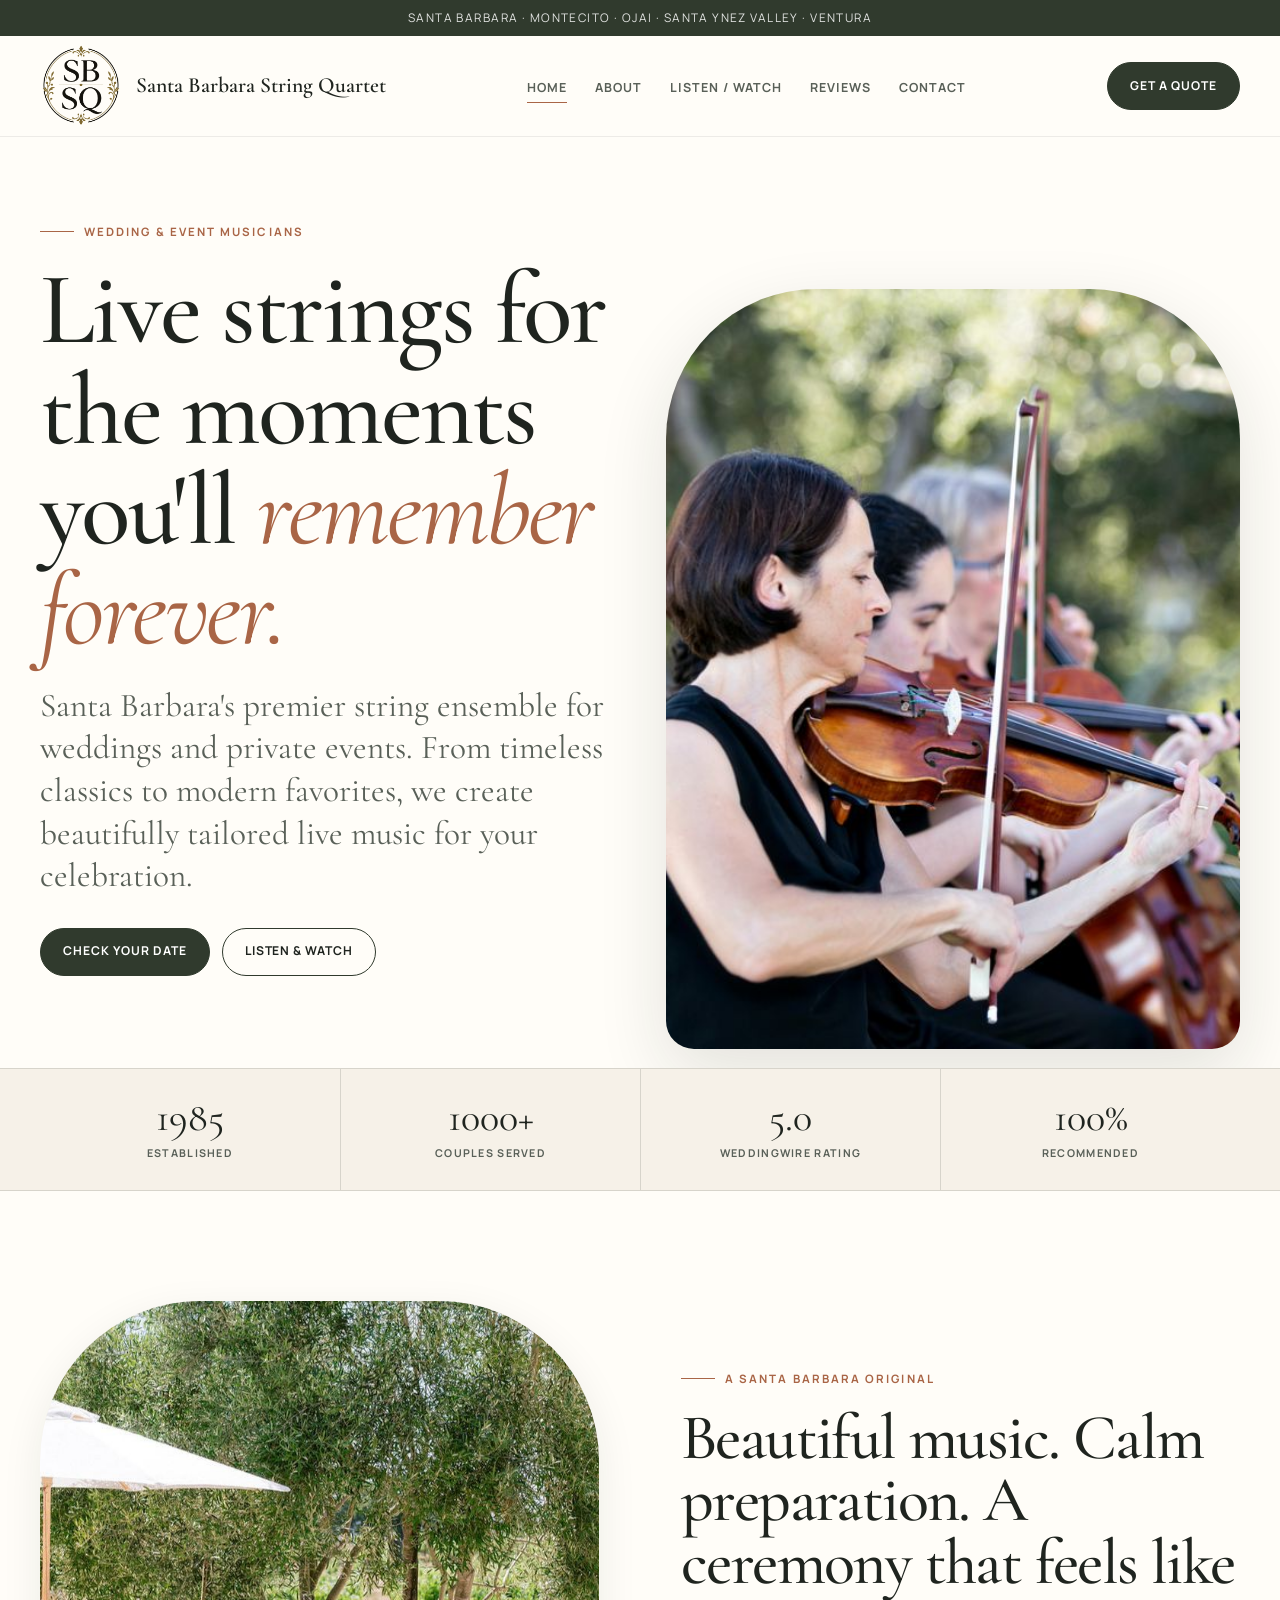
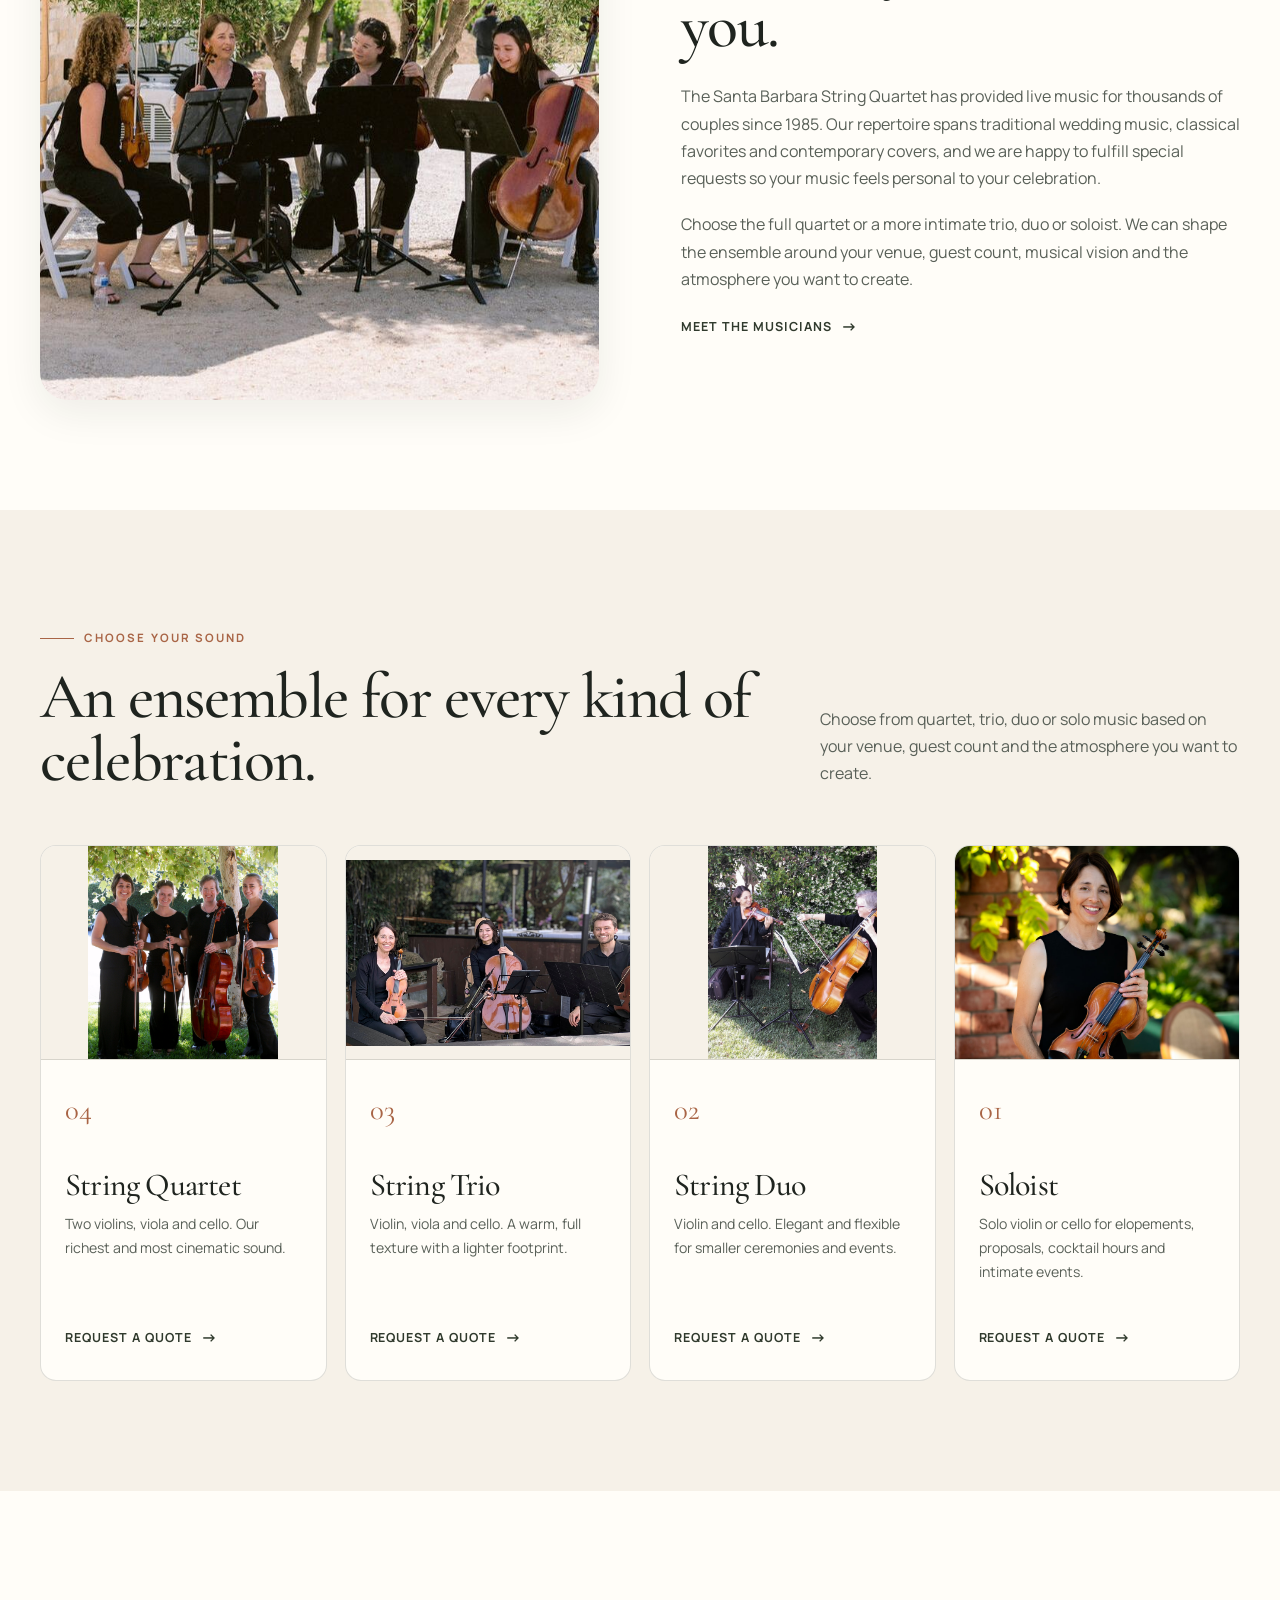
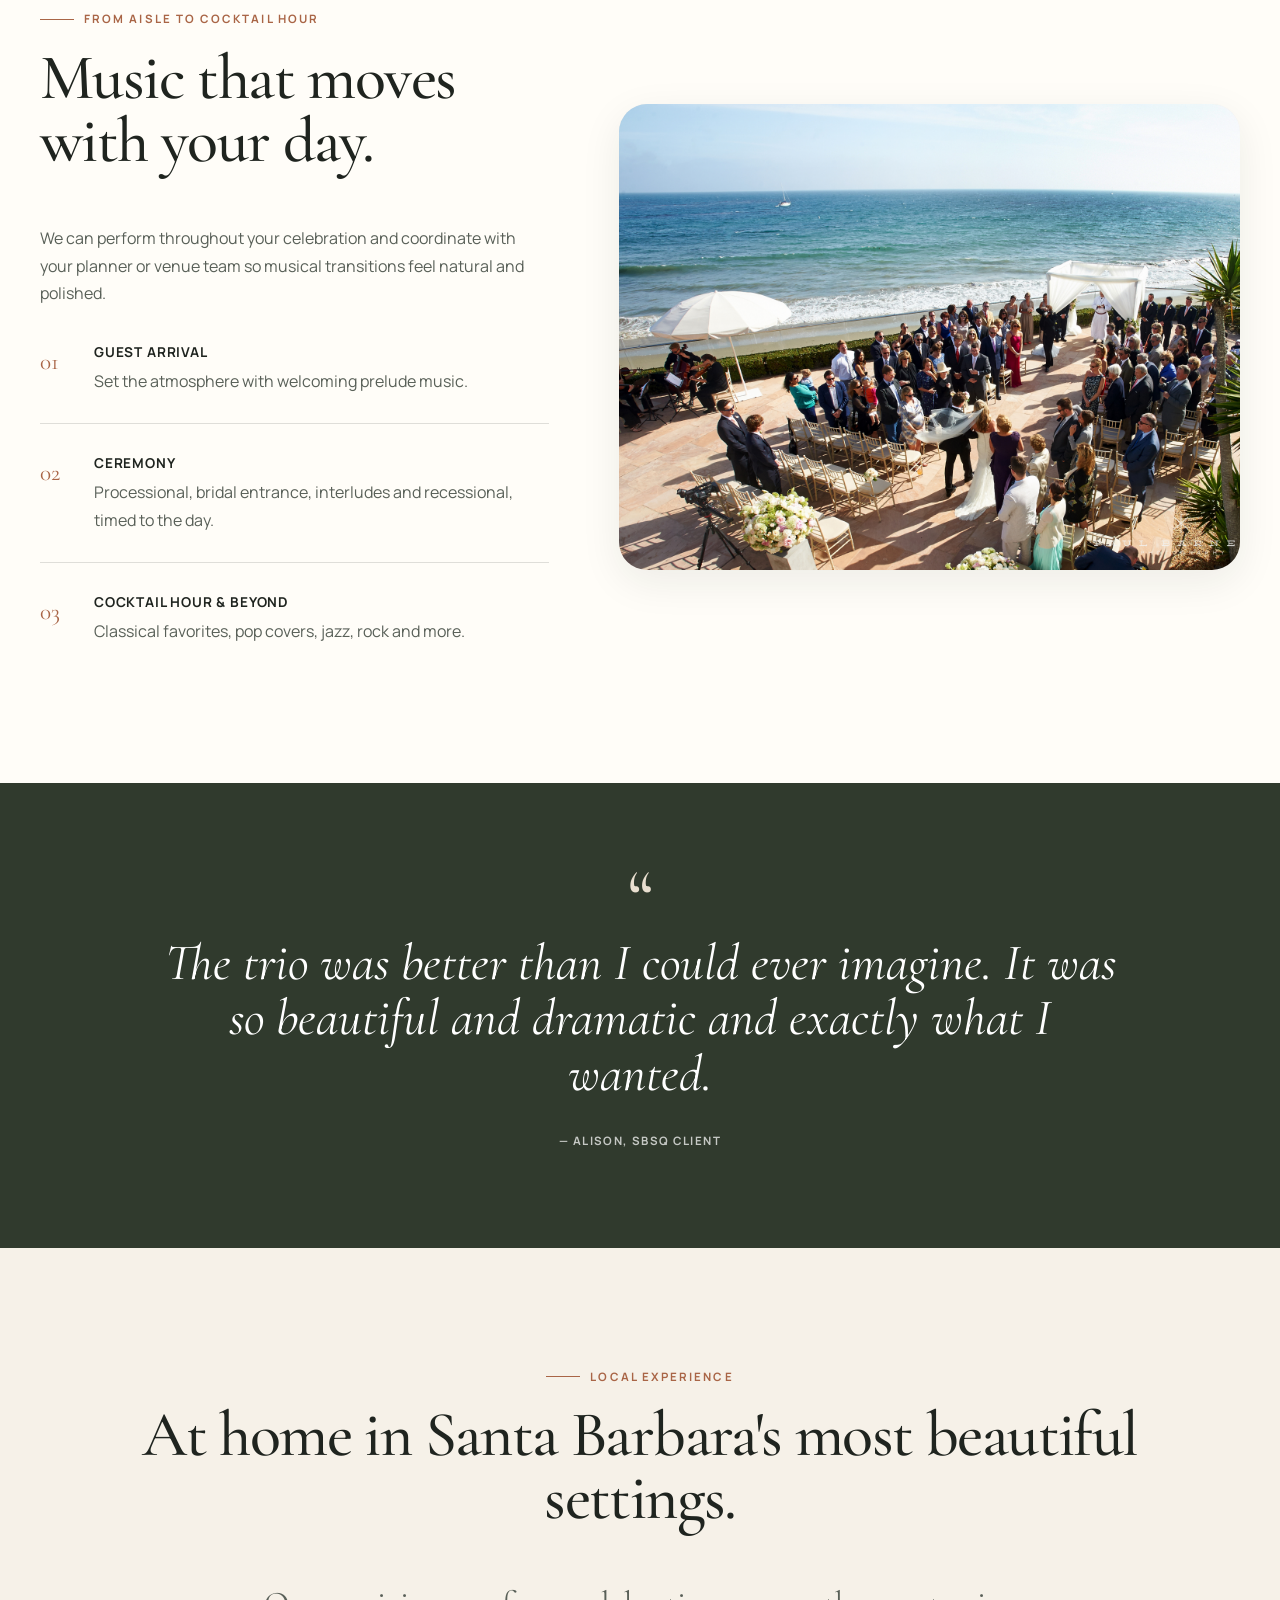
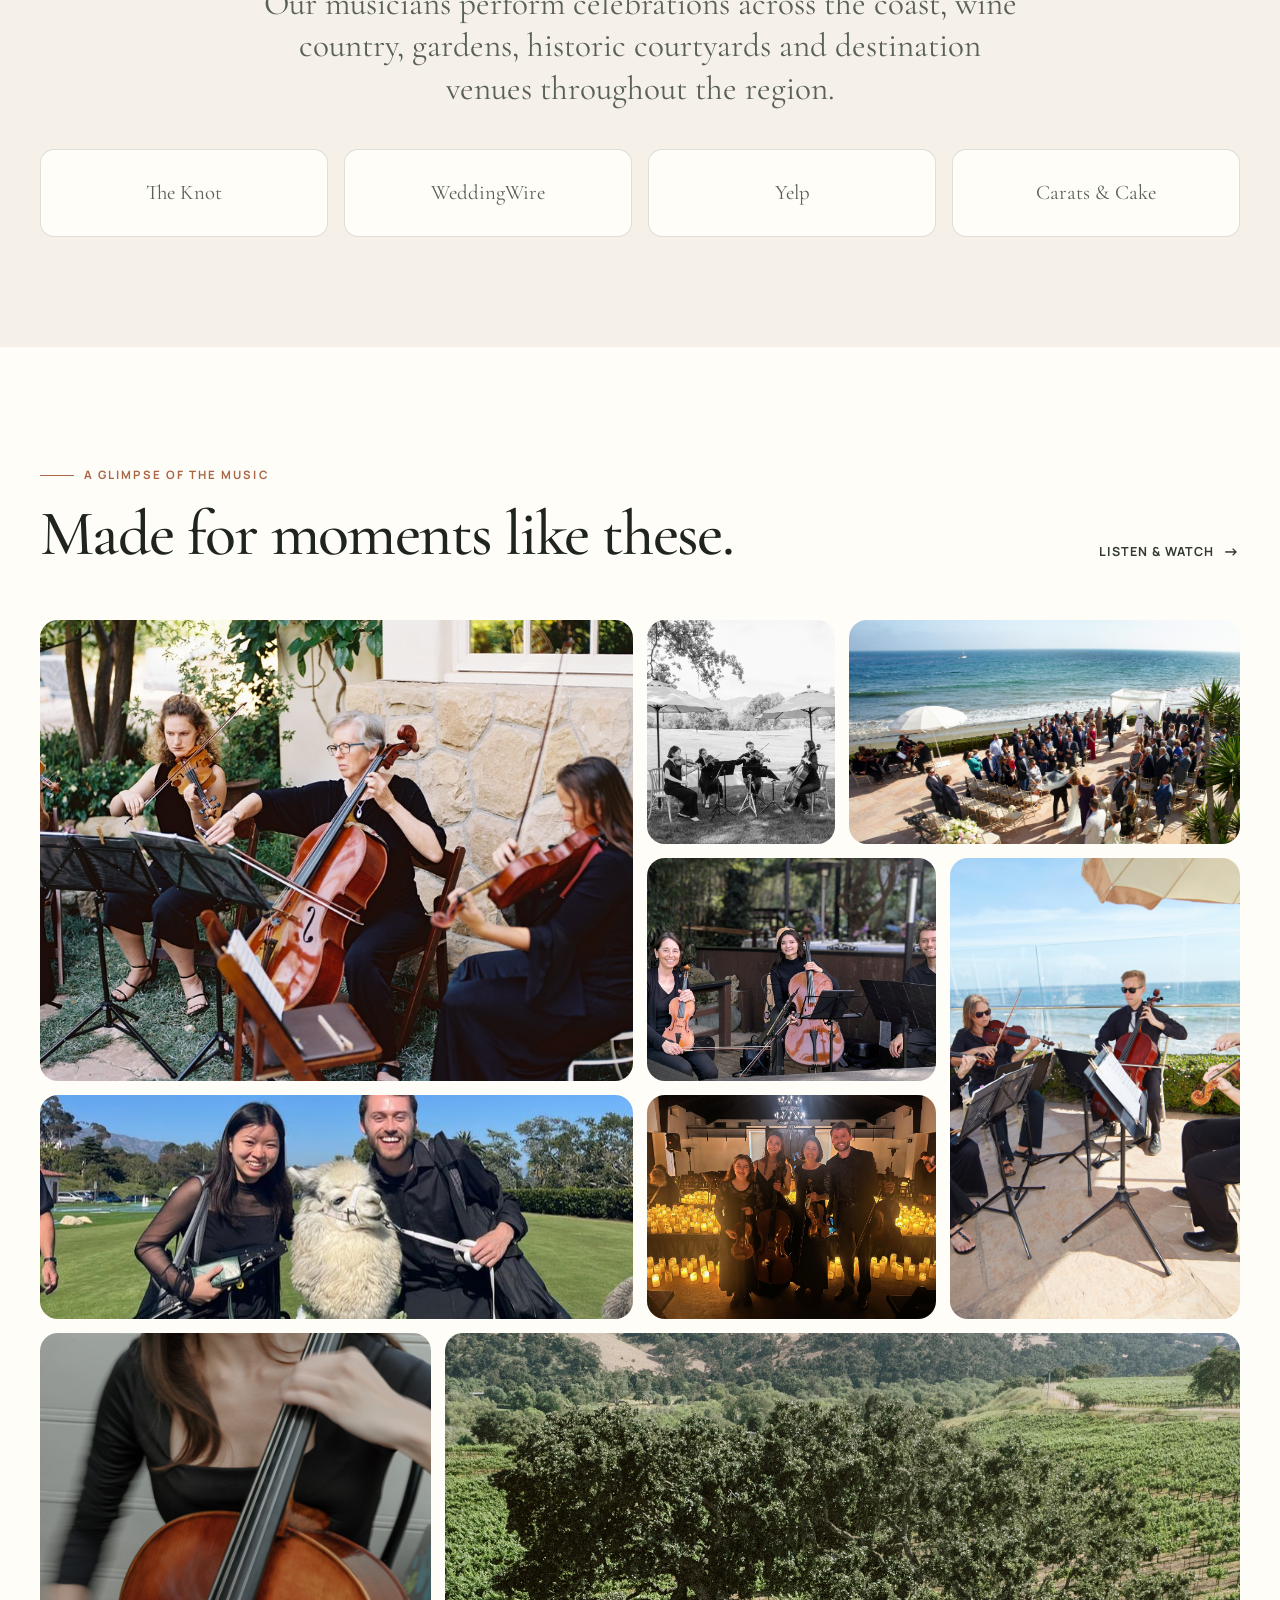
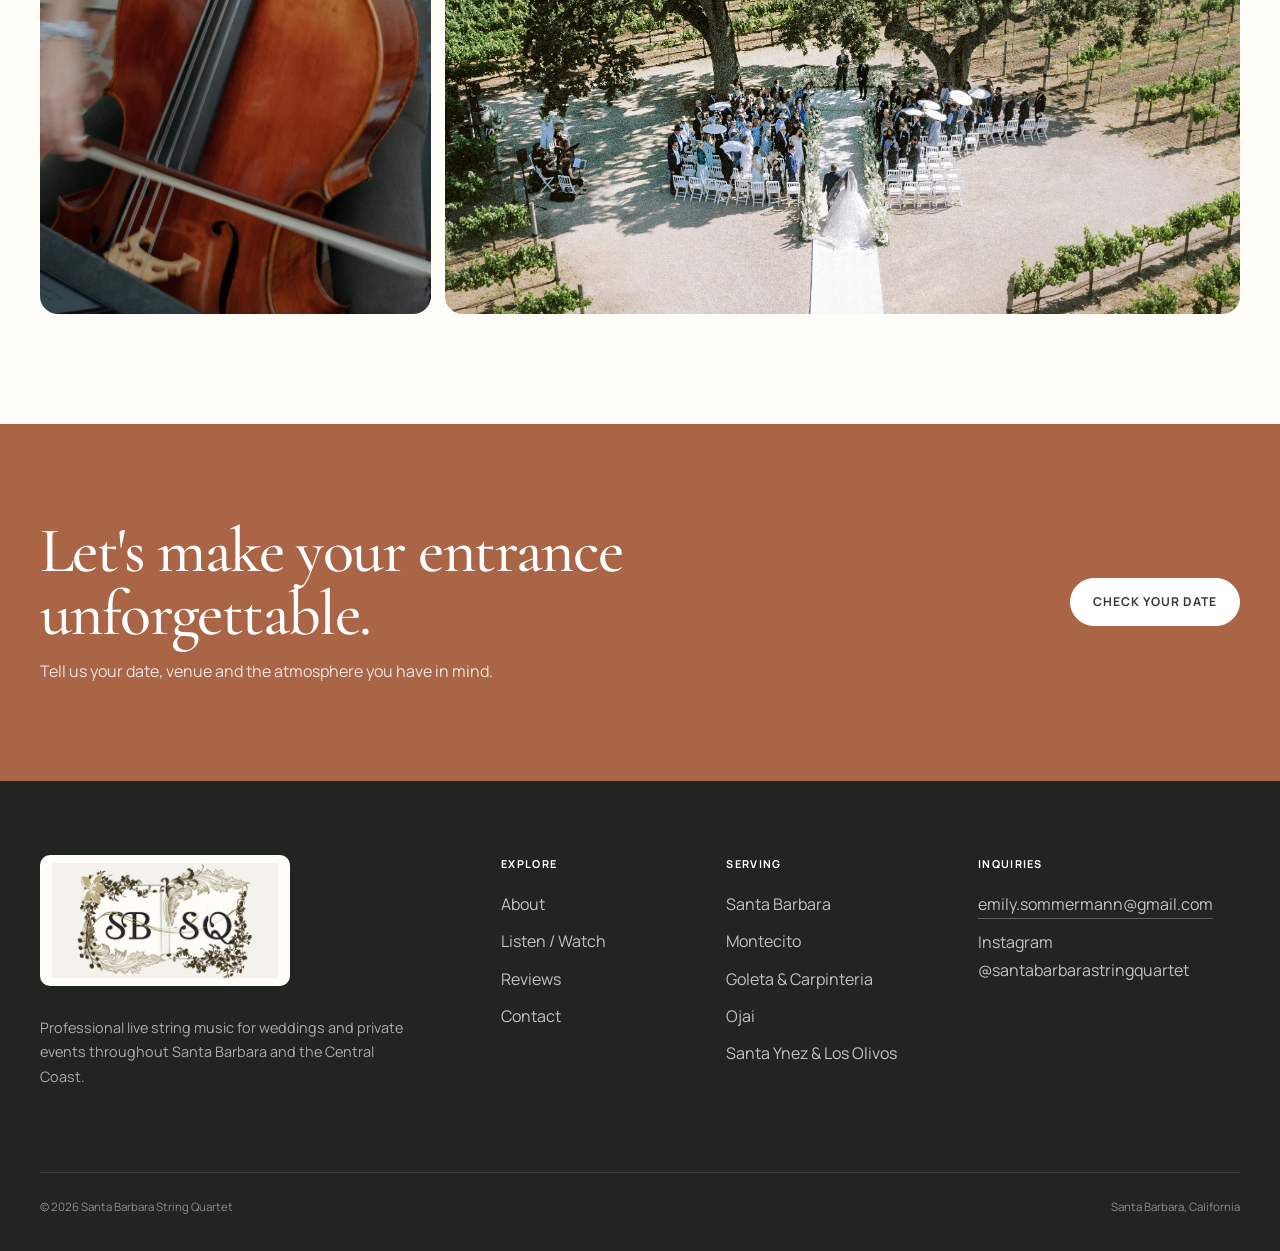
<file: index.html>
<!doctype html>
<html lang="en">
<head>
  <meta charset="utf-8">
  <meta name="viewport" content="width=device-width, initial-scale=1">

  <title>Santa Barbara String Quartet | Wedding String Quartet & Live Music</title>

  <meta
    name="description"
    content="Elegant live string music for Santa Barbara weddings and private events. Quartet, trio, duo and solo musicians serving Santa Barbara, Montecito, Ojai and the Santa Ynez Valley."
  >

  <link
    rel="canonical"
    href="https://www.santabarbarastringquartet.com/"
  >

  <meta name="theme-color" content="#303a2d">

  <!-- Browser favicon -->
  <link
    rel="icon"
    type="image/png"
    sizes="32x32"
    href="assets/images/favicon-32x32.png"
  >

  <link
    rel="shortcut icon"
    type="image/png"
    href="assets/images/favicon-32x32.png"
  >

  <!-- Social-sharing metadata -->
  <meta property="og:type" content="website">

  <meta
    property="og:title"
    content="Santa Barbara String Quartet | Wedding String Quartet & Live Music"
  >

  <meta
    property="og:description"
    content="Elegant live string music for Santa Barbara weddings and private events. Quartet, trio, duo and solo musicians serving Santa Barbara, Montecito, Ojai and the Santa Ynez Valley."
  >

  <meta
    property="og:image"
    content="https://www.santabarbarastringquartet.com/assets/images/quartet-vineyard.jpg"
  >

  <!-- Fonts -->
  <link rel="preconnect" href="https://fonts.googleapis.com">
  <link rel="preconnect" href="https://fonts.gstatic.com" crossorigin>

  <link
    href="https://fonts.googleapis.com/css2?family=Cormorant+Garamond:ital,wght@0,400;0,500;0,600;1,400;1,500&family=Manrope:wght@400;500;600;700&display=swap"
    rel="stylesheet"
  >

  <link rel="stylesheet" href="style.css">

  <style>
    .ensemble-section > .container {
      display: block !important;
    }

    .ensemble-section .section-head,
    .ensemble-section .card-grid {
      width: 100%;
      min-width: 0;
    }

    .ensemble-section .card-grid {
      clear: both;
    }

    /* =========================================================
       HERO
       ========================================================= */

    .hero .hero-grid {
      grid-template-columns: minmax(0, 1fr) minmax(0, 1fr);
      gap: clamp(2rem, 4vw, 4.75rem);
      align-items: center;
    }

    .hero-media {
      width: 100%;
      min-width: 0;
    }

    .hero-photo-main {
      width: 100%;
      height: clamp(560px, 67vw, 760px);
      overflow: hidden;
    }

    .hero-photo-main img {
      width: 100%;
      height: 100%;
      display: block;
      object-fit: cover;
      object-position: 30% 50%;
    }

    @media (max-width: 900px) {
      .hero .hero-grid {
        grid-template-columns: 1fr;
        gap: 2.25rem;
      }

      .hero-photo-main {
        height: clamp(420px, 78vw, 620px);
      }
    }

    @media (max-width: 600px) {
      .hero-photo-main {
        height: 115vw;
        max-height: 560px;
      }
    }

    /* =========================================================
       NEW UNIFIED SCRAPBOOK GALLERY
       Uses completely new class names so the existing gallery
       CSS in style.css cannot create gaps or interfere.
       ========================================================= */

    .scrapbook-grid {
      width: 100%;
      display: grid !important;

      grid-template-columns:
        repeat(12, minmax(0, 1fr));

      /*
        Row size scales with the gallery width but stays close
        to the proportions of the original scrapbook layout.
      */
      grid-auto-rows: clamp(88px, 8.2vw, 118px);

      gap: 14px;

      margin: 0 !important;
      padding: 0 !important;

      align-items: stretch;
      justify-items: stretch;
    }

    .scrapbook-item {
      display: block !important;
      position: relative !important;

      width: 100% !important;
      height: 100% !important;

      min-width: 0;
      min-height: 0;

      margin: 0 !important;
      padding: 0 !important;

      overflow: hidden;
      border-radius: 18px;

      transform: none !important;
      inset: auto !important;

      background: #fffdf8;
    }

    .scrapbook-item img {
      display: block !important;

      width: 100% !important;
      height: 100% !important;

      margin: 0 !important;
      padding: 0 !important;

      object-fit: cover;
    }

    /*
      ROWS 1–6:
      Closely follows the original seven-photo scrapbook.
    */

    .scrapbook-item--1 {
      grid-column: 1 / 7;
      grid-row: 1 / 5;
    }

    .scrapbook-item--2 {
      grid-column: 7 / 9;
      grid-row: 1 / 3;
    }

    .scrapbook-item--3 {
      grid-column: 9 / 13;
      grid-row: 1 / 3;
    }

    .scrapbook-item--4 {
      grid-column: 7 / 10;
      grid-row: 3 / 5;
    }

    .scrapbook-item--5 {
      grid-column: 10 / 13;
      grid-row: 3 / 7;
    }

    .scrapbook-item--6 {
      grid-column: 1 / 7;
      grid-row: 5 / 7;
    }

    .scrapbook-item--7 {
      grid-column: 7 / 10;
      grid-row: 5 / 7;
    }

    /*
      ROWS 7–11:
      The new photographs continue immediately from the original
      collage — there is only the standard 14px scrapbook gap.
    */

    .scrapbook-item--8 {
      grid-column: 1 / 5;
      grid-row: 7 / 12;
    }

    .scrapbook-item--9 {
      grid-column: 5 / 13;
      grid-row: 7 / 12;
    }

    /*
      PHOTO CROPPING

      The first image gets a significantly wider frame than the
      old square-ish crop, which preserves more of the ensemble.

      The right-side Coral Casino performance remains portrait
      oriented, but the focal point is shifted to retain the
      musicians rather than dead space.
    */

    .scrapbook-item--1 img {
      object-position: 48% 50%;
    }

    .scrapbook-item--2 img {
      object-position: center center;
    }

    .scrapbook-item--3 img {
      object-position: center center;
    }

    .scrapbook-item--4 img {
      object-position: center 42%;
    }

    .scrapbook-item--5 img {
      object-position: 47% 50%;
    }

    .scrapbook-item--6 img {
      object-position: center 42%;
    }

    .scrapbook-item--7 img {
      object-position: center center;
    }

    .scrapbook-item--8 img {
      object-position: center center;
    }

    .scrapbook-item--9 img {
      object-position: center center;
    }

    /* =========================================================
       TABLET
       ========================================================= */

    @media (max-width: 900px) {
      .scrapbook-grid {
        grid-template-columns: repeat(2, minmax(0, 1fr));
        grid-auto-rows: auto;
        gap: 12px;
      }

      .scrapbook-item {
        grid-column: auto !important;
        grid-row: auto !important;

        width: 100% !important;
        height: auto !important;

        aspect-ratio: auto !important;
      }

      .scrapbook-item img {
        width: 100% !important;
        height: auto !important;

        object-fit: contain !important;
        object-position: center !important;
      }
    }

    /* =========================================================
       MOBILE
       ========================================================= */

    @media (max-width: 600px) {
      .scrapbook-grid {
        grid-template-columns: 1fr;
      }
    }
  </style>
</head>

<body>

  <a class="skip-link" href="#main">
    Skip to content
  </a>

  <div class="announcement">
    <div class="container">
      Santa Barbara · Montecito · Ojai · Santa Ynez Valley · Ventura
    </div>
  </div>

  <header class="site-header">

    <div class="container header-row">

      <a
        class="brand"
        href="index.html"
        aria-label="Santa Barbara String Quartet home"
      >

        <img
          class="brand-logo"
          src="assets/images/logo-circle.png"
          alt="Santa Barbara String Quartet"
        >

        <span class="brand-name">
          Santa Barbara String Quartet
        </span>

      </a>

      <input
        class="nav-toggle"
        type="checkbox"
        id="nav-toggle"
        aria-label="Toggle menu"
      >

      <label
        class="nav-toggle-label"
        for="nav-toggle"
        aria-hidden="true"
      >
        <span></span>
      </label>

      <nav class="site-nav" aria-label="Primary navigation">

        <ul>
          <li>
            <a href="index.html" aria-current="page">
              Home
            </a>
          </li>

          <li>
            <a href="about.html">
              About
            </a>
          </li>

          <li>
            <a href="listenwatch.html">
              Listen / Watch
            </a>
          </li>

          <li>
            <a href="reviews.html">
              Reviews
            </a>
          </li>

          <li>
            <a href="contact.html">
              Contact
            </a>
          </li>
        </ul>

      </nav>

      <a class="button header-cta" href="contact.html">
        Get a quote
      </a>

    </div>

  </header>

  <main id="main">

    <!-- =====================================================
         HERO
         ===================================================== -->

    <section class="hero">

      <div class="container hero-grid">

        <div class="hero-copy">

          <span class="eyebrow">
            Wedding &amp; event musicians
          </span>

          <h1>
            Live strings for the moments you'll
            <em>remember forever.</em>
          </h1>

          <p class="lede">
            Santa Barbara's premier string ensemble for weddings and private
            events. From timeless classics to modern favorites, we create
            beautifully tailored live music for your celebration.
          </p>

          <div class="button-row">

            <a class="button" href="contact.html">
              Check your date
            </a>

            <a class="button button--ghost" href="listenwatch.html">
              Listen &amp; watch
            </a>

          </div>

        </div>

        <div class="hero-media">

          <div class="hero-photo-main">

            <img
              src="assets/images/quartet-performance.jpg"
              alt="Santa Barbara String Quartet performing at a vineyard wedding"
            >

          </div>

        </div>

      </div>

    </section>

    <!-- =====================================================
         PROOF STRIP
         ===================================================== -->

    <section class="proof-strip">

      <div class="container proof-grid">

        <div class="proof-item">
          <span class="proof-number">
            1985
          </span>

          <span class="proof-label">
            Established
          </span>
        </div>

        <div class="proof-item">
          <span class="proof-number">
            1000+
          </span>

          <span class="proof-label">
            Couples served
          </span>
        </div>

        <div class="proof-item">
          <span class="proof-number">
            5.0
          </span>

          <span class="proof-label">
            Weddingwire rating
          </span>
        </div>

        <div class="proof-item">
          <span class="proof-number">
            100%
          </span>

          <span class="proof-label">
            Recommended
          </span>
        </div>

      </div>

    </section>

    <!-- =====================================================
         INTRODUCTION
         ===================================================== -->

    <section class="section">

      <div class="container split">

        <div class="image-frame image-frame--arch">

          <img
            src="assets/images/quartet-vineyard.jpg"
            alt="Santa Barbara String Quartet performing outdoors"
            loading="lazy"
          >

        </div>

        <div class="story-copy">

          <span class="eyebrow">
            A Santa Barbara original
          </span>

          <h2>
            Beautiful music. Calm preparation. A ceremony that feels like you.
          </h2>

          <p class="section-copy">
            The Santa Barbara String Quartet has provided live music for
            thousands of couples since 1985. Our repertoire spans traditional
            wedding music, classical favorites and contemporary covers, and we
            are happy to fulfill special requests so your music feels personal
            to your celebration.
          </p>

          <p class="section-copy">
            Choose the full quartet or a more intimate trio, duo or soloist.
            We can shape the ensemble around your venue, guest count, musical
            vision and the atmosphere you want to create.
          </p>

          <a class="text-link" href="about.html">
            Meet the musicians
          </a>

        </div>

      </div>

    </section>

    <!-- =====================================================
         ENSEMBLE OPTIONS
         ===================================================== -->

    <section class="section section--cream ensemble-section">

      <div class="container">

        <div class="section-head">

          <div>

            <span class="eyebrow">
              Choose your sound
            </span>

            <h2>
              An ensemble for every kind of celebration.
            </h2>

          </div>

          <p class="section-copy">
            Choose from quartet, trio, duo or solo music based on your venue,
            guest count and the atmosphere you want to create.
          </p>

        </div>

        <div class="card-grid">

          <article class="ensemble-card">

            <div class="ensemble-card-photo">

              <img
                src="assets/images/quartet-leafy.jpg"
                alt="Santa Barbara String Quartet"
                loading="lazy"
              >

            </div>

            <div class="ensemble-card-body">

              <span class="number">
                04
              </span>

              <h3>
                String Quartet
              </h3>

              <p>
                Two violins, viola and cello. Our richest and most cinematic
                sound.
              </p>

              <a class="text-link" href="contact.html">
                Request a quote
              </a>

            </div>

          </article>

          <article class="ensemble-card">

            <div class="ensemble-card-photo">

              <img
                src="assets/images/trio-event.jpg"
                alt="Santa Barbara string trio"
                loading="lazy"
              >

            </div>

            <div class="ensemble-card-body">

              <span class="number">
                03
              </span>

              <h3>
                String Trio
              </h3>

              <p>
                Violin, viola and cello. A warm, full texture with a lighter
                footprint.
              </p>

              <a class="text-link" href="contact.html">
                Request a quote
              </a>

            </div>

          </article>

          <article class="ensemble-card">

            <div class="ensemble-card-photo">

              <img
                src="assets/images/duo-outdoors.png"
                alt="Santa Barbara string duo"
                loading="lazy"
              >

            </div>

            <div class="ensemble-card-body">

              <span class="number">
                02
              </span>

              <h3>
                String Duo
              </h3>

              <p>
                Violin and cello. Elegant and flexible for smaller ceremonies
                and events.
              </p>

              <a class="text-link" href="contact.html">
                Request a quote
              </a>

            </div>

          </article>

          <article class="ensemble-card">

            <div class="ensemble-card-photo ensemble-card-photo--solo">

              <img
                src="assets/images/emily-sommermann.jpg"
                alt="Emily Sommermann playing violin"
                loading="lazy"
              >

            </div>

            <div class="ensemble-card-body">

              <span class="number">
                01
              </span>

              <h3>
                Soloist
              </h3>

              <p>
                Solo violin or cello for elopements, proposals, cocktail hours
                and intimate events.
              </p>

              <a class="text-link" href="contact.html">
                Request a quote
              </a>

            </div>

          </article>

        </div>

      </div>

    </section>

    <!-- =====================================================
         EVENT FLOW
         ===================================================== -->

    <section class="section">

      <div class="container event-flow">

        <div>

          <span class="eyebrow">
            From aisle to cocktail hour
          </span>

          <h2>
            Music that moves with your day.
          </h2>

          <p class="section-copy">
            We can perform throughout your celebration and coordinate with your
            planner or venue team so musical transitions feel natural and
            polished.
          </p>

          <ol class="timeline">

            <li>
              <strong>
                Guest arrival
              </strong>

              Set the atmosphere with welcoming prelude music.
            </li>

            <li>
              <strong>
                Ceremony
              </strong>

              Processional, bridal entrance, interludes and recessional,
              timed to the day.
            </li>

            <li>
              <strong>
                Cocktail hour &amp; beyond
              </strong>

              Classical favorites, pop covers, jazz, rock and more.
            </li>

          </ol>

        </div>

        <div class="image-frame image-frame--landscape">

          <img
            src="assets/images/coral-casino-ocean.jpg"
            alt="Oceanfront wedding ceremony at the Coral Casino in Santa Barbara"
            loading="lazy"
          >

        </div>

      </div>

    </section>

    <!-- =====================================================
         TESTIMONIAL
         ===================================================== -->

    <section class="quote-band">

      <div class="container quote-wrap">

        <div class="quote-mark">
          “
        </div>

        <blockquote>
          The trio was better than I could ever imagine. It was so beautiful
          and dramatic and exactly what I wanted.
        </blockquote>

        <cite>
          — Alison, SBSQ client
        </cite>

      </div>

    </section>

    <!-- =====================================================
         LOCAL EXPERIENCE
         ===================================================== -->

    <section class="section section--cream">

      <div class="container center">

        <span class="eyebrow">
          Local experience
        </span>

        <h2>
          At home in Santa Barbara's most beautiful settings.
        </h2>

        <p class="lede">
          Our musicians perform celebrations across the coast, wine country,
          gardens, historic courtyards and destination venues throughout the
          region.
        </p>

        <div class="featured-row">

          <a
            class="featured-link"
            href="https://www.theknot.com/marketplace/santa-barbara-string-quartet-santa-barbara-ca-893145"
            target="_blank"
            rel="noopener"
          >
            The Knot
          </a>

          <a
            class="featured-link"
            href="https://www.weddingwire.com/biz/santa-barbara-string-quartet-santa-barbara/e870e91f2d316631.html"
            target="_blank"
            rel="noopener"
          >
            WeddingWire
          </a>

          <a
            class="featured-link"
            href="https://www.yelp.com/biz/santa-barbara-string-quartet-santa-barbara"
            target="_blank"
            rel="noopener"
          >
            Yelp
          </a>

          <a
            class="featured-link"
            href="https://caratsandcake.com/vendor/santa-barbara-string-quartet"
            target="_blank"
            rel="noopener"
          >
            Carats &amp; Cake
          </a>

        </div>

      </div>

    </section>

    <!-- =====================================================
         GALLERY
         ===================================================== -->

    <section class="section">

      <div class="container">

        <div class="section-head">

          <div>

            <span class="eyebrow">
              A glimpse of the music
            </span>

            <h2>
              Made for moments like these.
            </h2>

          </div>

          <a class="text-link" href="listenwatch.html">
            Listen &amp; watch
          </a>

        </div>

        <div class="scrapbook-grid">

          <figure class="scrapbook-item scrapbook-item--1">

            <img
              src="assets/images/quartet-wedding.jpg"
              alt="Santa Barbara String Quartet performing at a wedding"
              loading="lazy"
            >

          </figure>

          <figure class="scrapbook-item scrapbook-item--2">

            <img
              src="assets/images/quartet-ojai.jpg"
              alt="Santa Barbara String Quartet performing in Ojai"
              loading="lazy"
            >

          </figure>

          <figure class="scrapbook-item scrapbook-item--3">

            <img
              src="assets/images/coral-casino-ocean.jpg"
              alt="Oceanfront wedding at the Coral Casino in Santa Barbara"
              loading="lazy"
            >

          </figure>

          <figure class="scrapbook-item scrapbook-item--4">

            <img
              src="assets/images/trio-event.jpg"
              alt="Santa Barbara string trio performing at an event"
              loading="lazy"
            >

          </figure>

          <figure class="scrapbook-item scrapbook-item--5">

            <img
              src="assets/images/coral-casino-quartet.jpg"
              alt="Santa Barbara String Quartet performing at the Coral Casino"
              loading="lazy"
            >

          </figure>

          <figure class="scrapbook-item scrapbook-item--6">

            <img
              src="assets/images/musicians-alpaca.jpg"
              alt="Santa Barbara String Quartet musicians"
              loading="lazy"
            >

          </figure>

          <figure class="scrapbook-item scrapbook-item--7">

            <img
              src="assets/images/candlelight-quartet.png"
              alt="Santa Barbara String Quartet after a candlelight concert"
              loading="lazy"
            >

          </figure>

          <figure class="scrapbook-item scrapbook-item--8">

            <img
              src="assets/images/katrina-cello.jpg"
              alt="Cellist performing with the Santa Barbara String Quartet"
              loading="lazy"
            >

          </figure>

          <figure class="scrapbook-item scrapbook-item--9">

            <img
              src="assets/images/sbsq-oaks.jpg"
              alt="Wedding ceremony beneath oak trees in Santa Barbara wine country"
              loading="lazy"
            >

          </figure>

        </div>

      </div>

    </section>

    <!-- =====================================================
         FINAL CTA
         ===================================================== -->

    <section class="site-cta">

      <div class="container site-cta-inner">

        <div>

          <h2>
            Let's make your entrance unforgettable.
          </h2>

          <p>
            Tell us your date, venue and the atmosphere you have in mind.
          </p>

        </div>

        <a class="button button--light" href="contact.html">
          Check your date
        </a>

      </div>

    </section>

  </main>

  <!-- =======================================================
       FOOTER
       ======================================================= -->

  <footer class="site-footer">

    <div class="container">

      <div class="footer-grid">

        <div class="footer-brand">

          <a
            class="footer-logo-card"
            href="index.html"
            aria-label="Santa Barbara String Quartet home"
          >

            <img
              class="footer-logo-original"
              src="assets/images/logo-sbsq.png"
              alt="Santa Barbara String Quartet logo"
            >

          </a>

          <p>
            Professional live string music for weddings and private events
            throughout Santa Barbara and the Central Coast.
          </p>

        </div>

        <div>

          <div class="footer-title">
            Explore
          </div>

          <ul class="footer-list">

            <li>
              <a href="about.html">
                About
              </a>
            </li>

            <li>
              <a href="listenwatch.html">
                Listen / Watch
              </a>
            </li>

            <li>
              <a href="reviews.html">
                Reviews
              </a>
            </li>

            <li>
              <a href="contact.html">
                Contact
              </a>
            </li>

          </ul>

        </div>

        <div>

          <div class="footer-title">
            Serving
          </div>

          <ul class="footer-list">

            <li>
              Santa Barbara
            </li>

            <li>
              Montecito
            </li>

            <li>
              Goleta &amp; Carpinteria
            </li>

            <li>
              Ojai
            </li>

            <li>
              Santa Ynez &amp; Los Olivos
            </li>

          </ul>

        </div>

        <div>

          <div class="footer-title">
            Inquiries
          </div>

          <ul class="footer-list">

            <li>

              <a
                class="footer-email"
                href="mailto:emily.sommermann@gmail.com"
              >
                emily.sommermann@gmail.com
              </a>

            </li>

            <li>

              <a
                href="https://www.instagram.com/santabarbarastringquartet/"
                target="_blank"
                rel="noopener"
              >
                Instagram @santabarbarastringquartet
              </a>

            </li>

          </ul>

        </div>

      </div>

      <div class="footer-bottom">

        <span>
          © 2026 Santa Barbara String Quartet
        </span>

        <span>
          Santa Barbara, California
        </span>

      </div>

    </div>

  </footer>

</body>
</html>
</file>
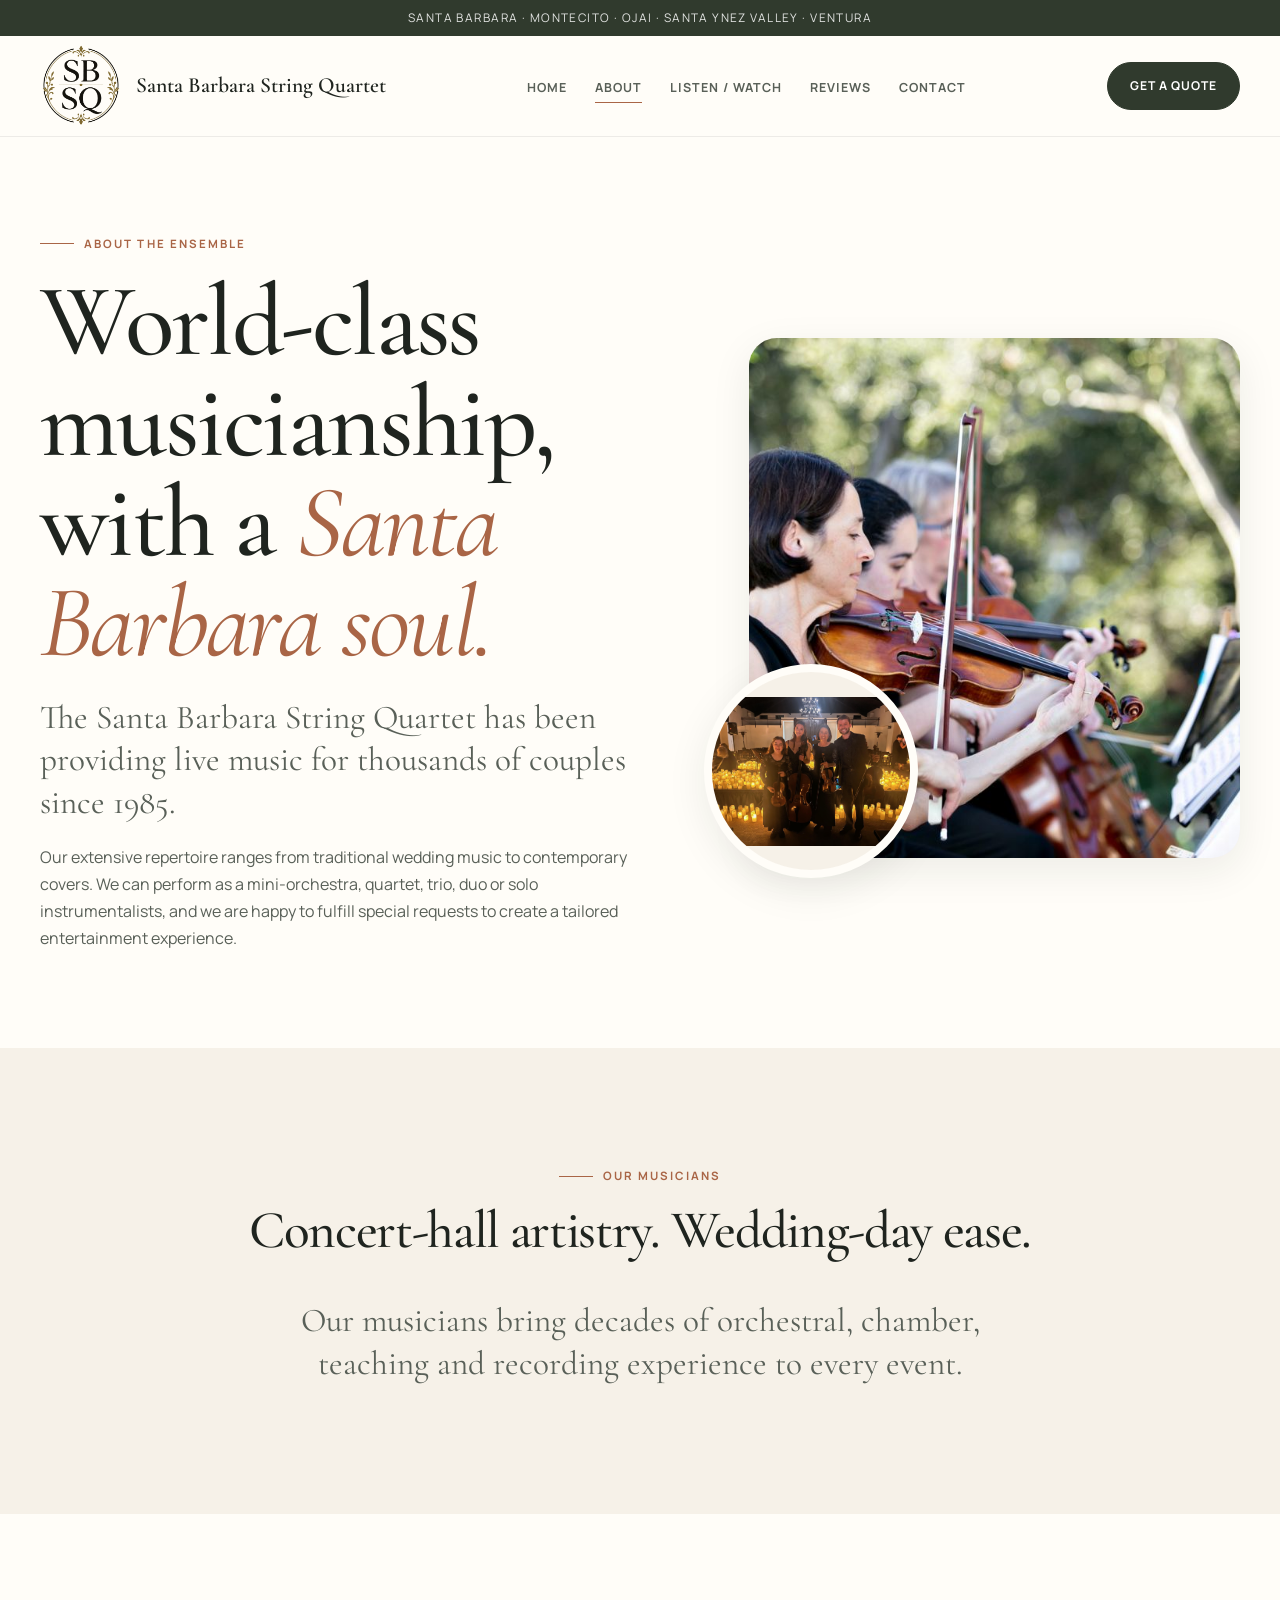
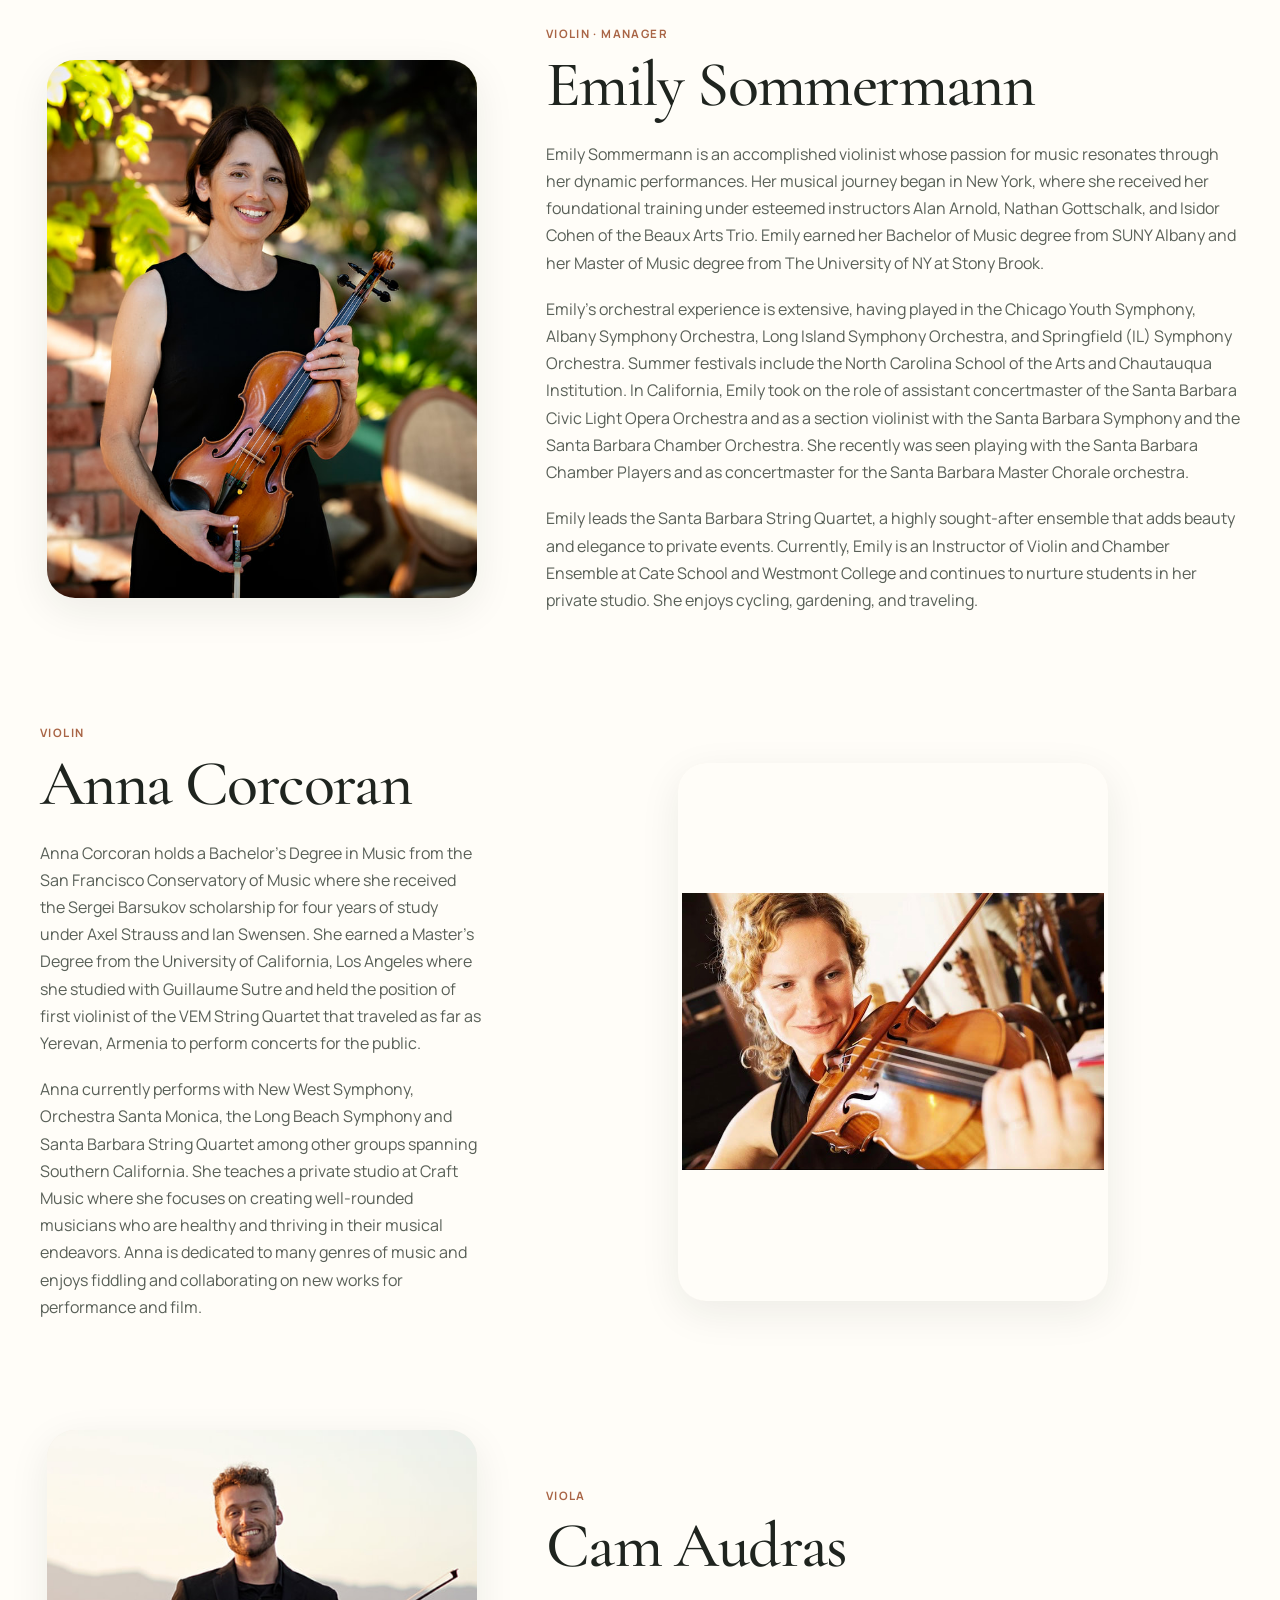
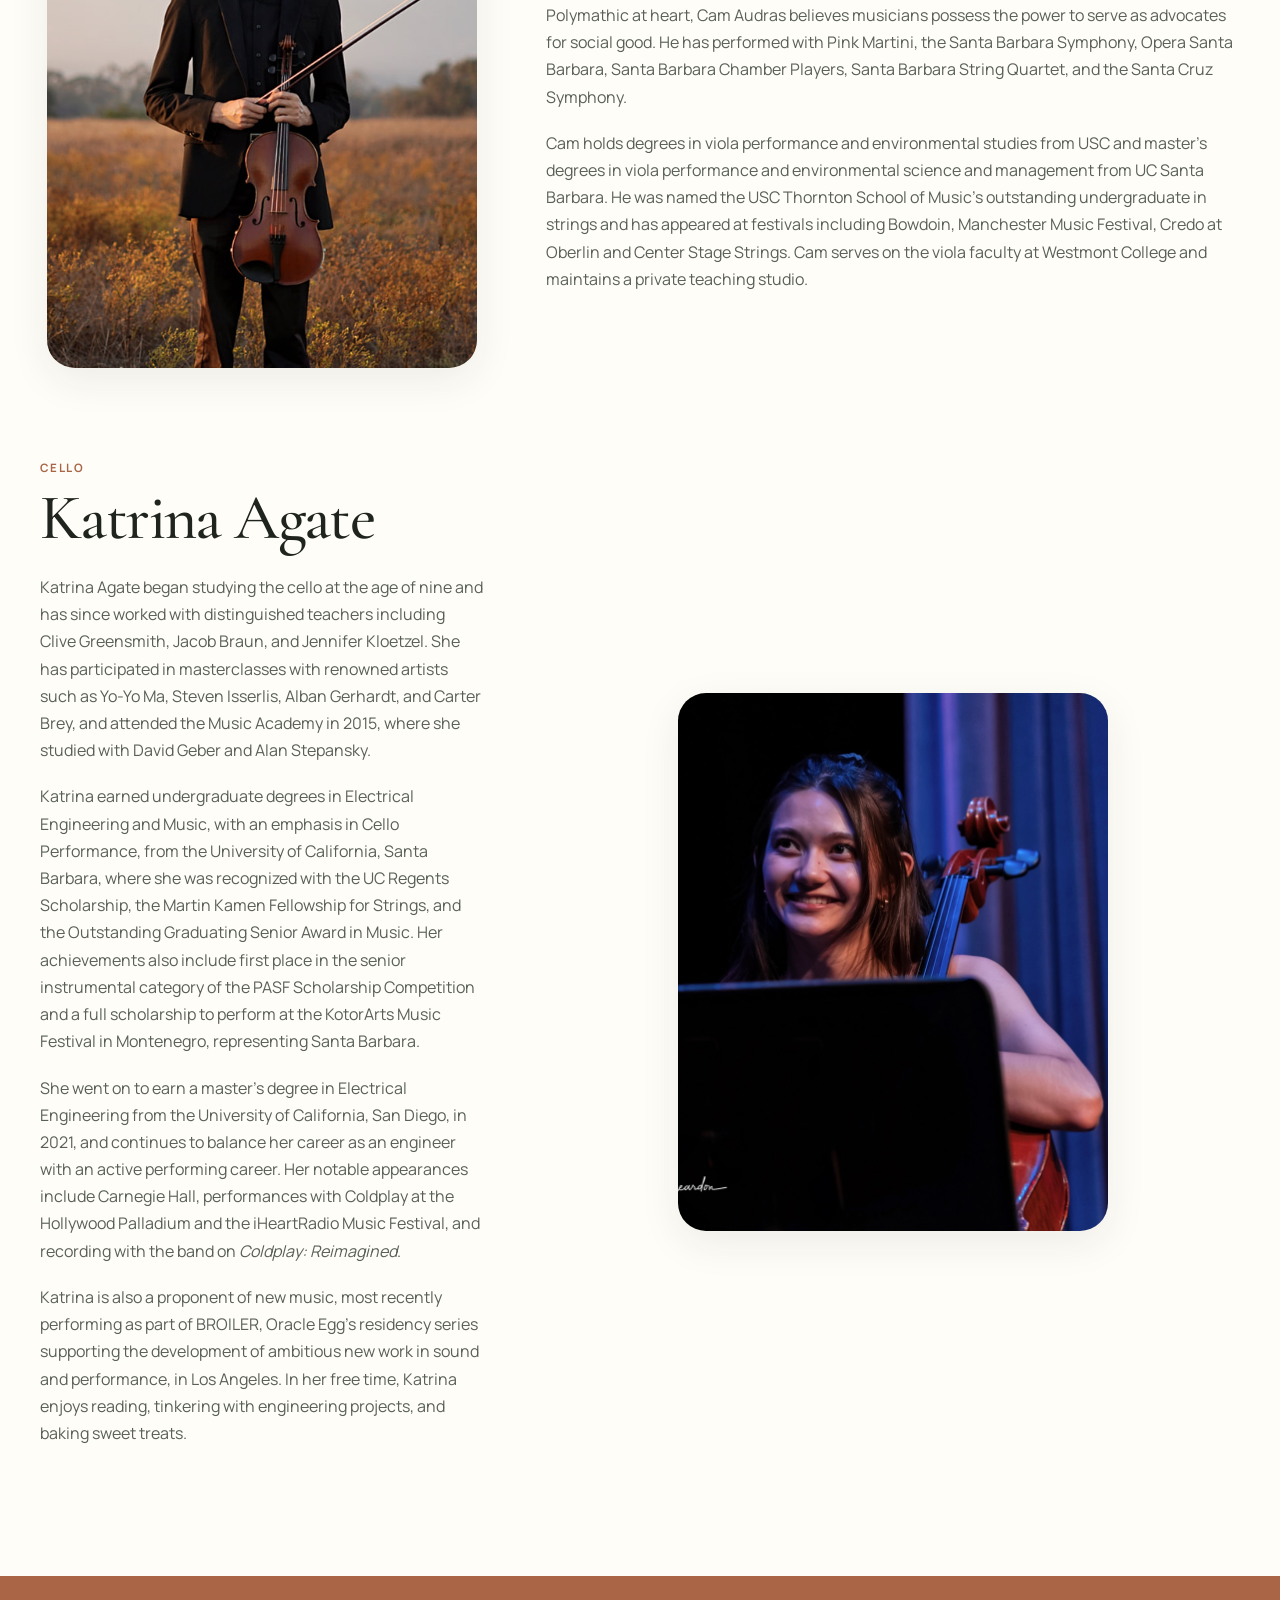
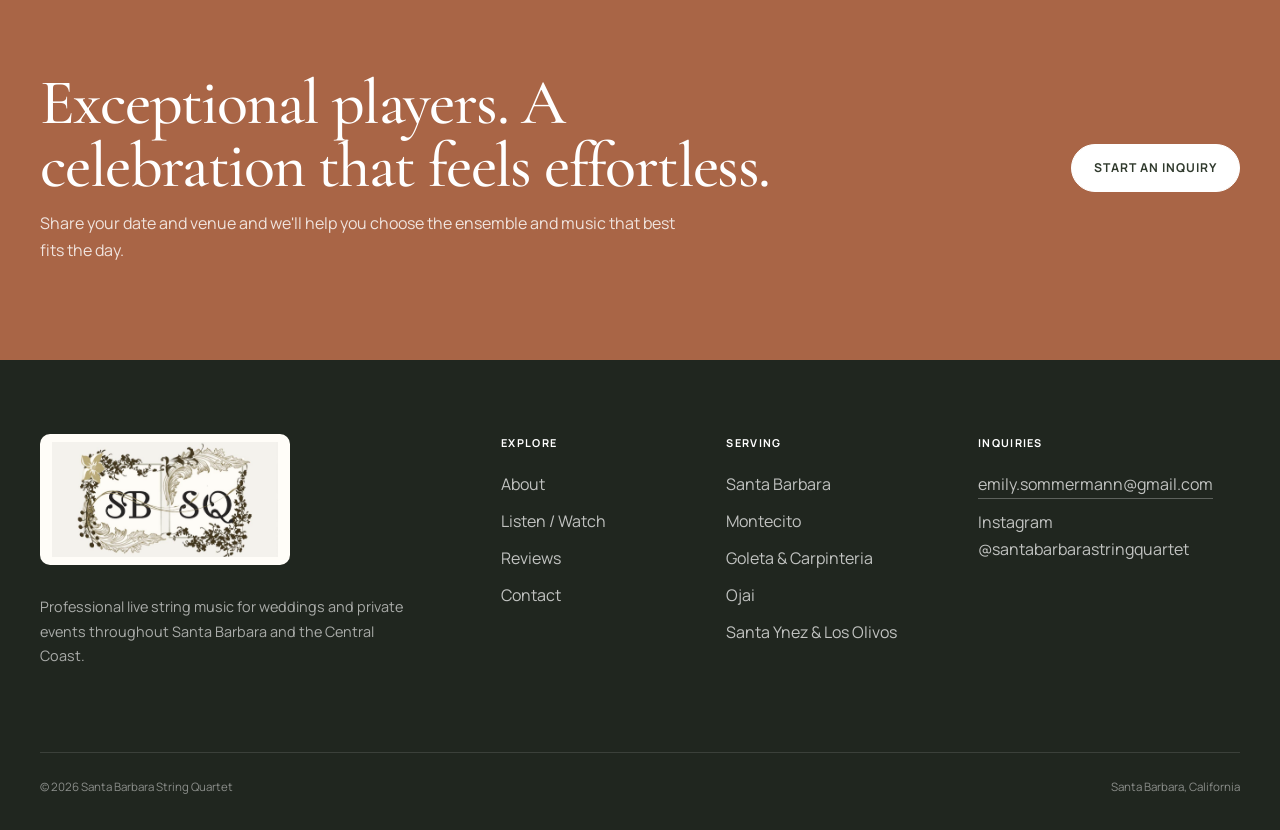
<file: about.html>
<!doctype html>
<html lang="en">
<head>
  <meta charset="utf-8">
  <meta name="viewport" content="width=device-width, initial-scale=1">
  <title>About | Santa Barbara String Quartet</title>
  <meta name="description" content="Meet the professional musicians of the Santa Barbara String Quartet and learn about our history serving Santa Barbara weddings and events since 1985.">
  <link rel="canonical" href="https://www.santabarbarastringquartet.com/about.html">
  <meta name="theme-color" content="#303a2d">

  <link rel="icon" type="image/png" sizes="32x32" href="assets/images/favicon-32x32.png">
  <link rel="shortcut icon" type="image/png" href="assets/images/favicon-32x32.png">

  <meta property="og:type" content="website">
  <meta property="og:title" content="About | Santa Barbara String Quartet">
  <meta property="og:description" content="Meet the professional musicians of the Santa Barbara String Quartet and learn about our history serving Santa Barbara weddings and events since 1985.">
  <meta property="og:image" content="https://www.santabarbarastringquartet.com/assets/images/quartet-performance.jpg">

  <link rel="preconnect" href="https://fonts.googleapis.com">
  <link rel="preconnect" href="https://fonts.gstatic.com" crossorigin>
  <link href="https://fonts.googleapis.com/css2?family=Cormorant+Garamond:ital,wght@0,400;0,500;0,600;1,400;1,500&family=Manrope:wght@400;500;600;700&display=swap" rel="stylesheet">
  <link rel="stylesheet" href="style.css">

  <style>
    .musicians-intro h2 {
      font-size: clamp(2.6rem, 4.15vw, 4.55rem);
    }

    @media (min-width: 900px) {
      .musicians-intro h2 {
        white-space: nowrap;
      }
    }
  </style>
</head>

<body>
<a class="skip-link" href="#main">Skip to content</a>

<div class="announcement">
  <div class="container">Santa Barbara · Montecito · Ojai · Santa Ynez Valley · Ventura</div>
</div>

<header class="site-header">
  <div class="container header-row">
    <a class="brand" href="./" aria-label="Santa Barbara String Quartet home">
      <img class="brand-logo" src="assets/images/logo-circle.png" alt="Santa Barbara String Quartet">
      <span class="brand-name">Santa Barbara String Quartet</span>
    </a>

    <input class="nav-toggle" type="checkbox" id="nav-toggle" aria-label="Toggle menu">
    <label class="nav-toggle-label" for="nav-toggle" aria-hidden="true"><span></span></label>

    <nav class="site-nav" aria-label="Primary navigation">
      <ul>
        <li><a href="./">Home</a></li>
        <li><a href="about.html" aria-current="page">About</a></li>
        <li><a href="listenwatch.html">Listen / Watch</a></li>
        <li><a href="reviews.html">Reviews</a></li>
        <li><a href="contact.html">Contact</a></li>
      </ul>
    </nav>

    <a class="button header-cta" href="contact.html">Get a quote</a>
  </div>
</header>

<main id="main">
  <section class="page-hero">
    <div class="container page-hero-grid">
      <div>
        <span class="eyebrow">About the ensemble</span>

        <h1>
          World-class musicianship, with a
          <em>Santa Barbara soul.</em>
        </h1>

        <p class="lede">
          The Santa Barbara String Quartet has been providing live music
          for thousands of couples since 1985.
        </p>

        <p class="section-copy">
          Our extensive repertoire ranges from traditional wedding music
          to contemporary covers. We can perform as a mini-orchestra,
          quartet, trio, duo or solo instrumentalists, and we are happy
          to fulfill special requests to create a tailored entertainment experience.
        </p>
      </div>

      <div class="page-hero-media">
        <div class="image-frame">
          <img
            src="assets/images/quartet-performance.jpg"
            alt="Santa Barbara String Quartet performing outdoors"
          >
        </div>

        <div class="mini-image">
          <img
            class="fit-contain"
            src="assets/images/candlelight-quartet.png"
            alt="Santa Barbara String Quartet at a candlelight concert"
          >
        </div>
      </div>
    </div>
  </section>

  <section class="section section--cream musicians-intro">
    <div class="container center">
      <span class="eyebrow">Our musicians</span>

      <h2>
        Concert-hall artistry. Wedding-day ease.
      </h2>

      <p class="lede">
        Our musicians bring decades of orchestral, chamber, teaching and
        recording experience to every event.
      </p>
    </div>
  </section>

  <section class="section">
    <div class="container bio-list">

      <article class="bio-card">
        <div class="bio-photo">
          <img
            src="assets/images/emily-sommermann.jpg"
            alt="Emily Sommermann holding a violin"
          >
        </div>

        <div class="bio-copy">
          <div class="bio-role">Violin · Manager</div>
          <h2>Emily Sommermann</h2>

          <p>
            Emily Sommermann is an accomplished violinist whose passion for music
            resonates through her dynamic performances. Her musical journey began
            in New York, where she received her foundational training under esteemed
            instructors Alan Arnold, Nathan Gottschalk, and Isidor Cohen of the
            Beaux Arts Trio. Emily earned her Bachelor of Music degree from SUNY
            Albany and her Master of Music degree from The University of NY at
            Stony Brook.
          </p>

          <p>
            Emily's orchestral experience is extensive, having played in the
            Chicago Youth Symphony, Albany Symphony Orchestra, Long Island Symphony
            Orchestra, and Springfield (IL) Symphony Orchestra. Summer festivals
            include the North Carolina School of the Arts and Chautauqua Institution.
            In California, Emily took on the role of assistant concertmaster of the
            Santa Barbara Civic Light Opera Orchestra and as a section violinist
            with the Santa Barbara Symphony and the Santa Barbara Chamber Orchestra.
            She recently was seen playing with the Santa Barbara Chamber Players
            and as concertmaster for the Santa Barbara Master Chorale orchestra.
          </p>

          <p>
            Emily leads the Santa Barbara String Quartet, a highly sought-after
            ensemble that adds beauty and elegance to private events. Currently,
            Emily is an Instructor of Violin and Chamber Ensemble at Cate School
            and Westmont College and continues to nurture students in her private
            studio. She enjoys cycling, gardening, and traveling.
          </p>
        </div>
      </article>

      <article class="bio-card">
        <div class="bio-photo bio-photo--anna">
          <img
            src="assets/images/anna-corcoran.jpeg"
            alt="Anna Corcoran playing violin"
          >
        </div>

        <div class="bio-copy">
          <div class="bio-role">Violin</div>
          <h2>Anna Corcoran</h2>

          <p>
            Anna Corcoran holds a Bachelor's Degree in Music from the San Francisco
            Conservatory of Music where she received the Sergei Barsukov scholarship
            for four years of study under Axel Strauss and Ian Swensen. She earned a
            Master's Degree from the University of California, Los Angeles where she
            studied with Guillaume Sutre and held the position of first violinist
            of the VEM String Quartet that traveled as far as Yerevan, Armenia to
            perform concerts for the public.
          </p>

          <p>
            Anna currently performs with New West Symphony, Orchestra Santa Monica,
            the Long Beach Symphony and Santa Barbara String Quartet among other
            groups spanning Southern California. She teaches a private studio at
            Craft Music where she focuses on creating well-rounded musicians who
            are healthy and thriving in their musical endeavors. Anna is dedicated
            to many genres of music and enjoys fiddling and collaborating on new
            works for performance and film.
          </p>
        </div>
      </article>

      <article class="bio-card">
        <div class="bio-photo">
          <img
            src="assets/images/cam-audras.jpg"
            alt="Cam Audras holding a viola"
          >
        </div>

        <div class="bio-copy">
          <div class="bio-role">Viola</div>
          <h2>Cam Audras</h2>

          <p>
            Polymathic at heart, Cam Audras believes musicians possess the power
            to serve as advocates for social good. He has performed with Pink Martini,
            the Santa Barbara Symphony, Opera Santa Barbara, Santa Barbara Chamber
            Players, Santa Barbara String Quartet, and the Santa Cruz Symphony.
          </p>

          <p>
            Cam holds degrees in viola performance and environmental studies from
            USC and master's degrees in viola performance and environmental science
            and management from UC Santa Barbara. He was named the USC Thornton
            School of Music's outstanding undergraduate in strings and has appeared
            at festivals including Bowdoin, Manchester Music Festival, Credo at
            Oberlin and Center Stage Strings. Cam serves on the viola faculty at
            Westmont College and maintains a private teaching studio.
          </p>
        </div>
      </article>

      <article class="bio-card">
        <div class="bio-photo">
          <img
            src="assets/images/KatrinaPortrait.jpg"
            alt="Katrina Agate performing on cello"
          >
        </div>

        <div class="bio-copy">
          <div class="bio-role">Cello</div>
          <h2>Katrina Agate</h2>

          <p>
            Katrina Agate began studying the cello at the age of nine and has since
            worked with distinguished teachers including Clive Greensmith, Jacob
            Braun, and Jennifer Kloetzel. She has participated in masterclasses with
            renowned artists such as Yo-Yo Ma, Steven Isserlis, Alban Gerhardt, and
            Carter Brey, and attended the Music Academy in 2015, where she studied
            with David Geber and Alan Stepansky.
          </p>

          <p>
            Katrina earned undergraduate degrees in Electrical Engineering and Music,
            with an emphasis in Cello Performance, from the University of California,
            Santa Barbara, where she was recognized with the UC Regents Scholarship,
            the Martin Kamen Fellowship for Strings, and the Outstanding Graduating
            Senior Award in Music. Her achievements also include first place in the
            senior instrumental category of the PASF Scholarship Competition and a
            full scholarship to perform at the KotorArts Music Festival in Montenegro,
            representing Santa Barbara.
          </p>

          <p>
            She went on to earn a master’s degree in Electrical Engineering from the
            University of California, San Diego, in 2021, and continues to balance
            her career as an engineer with an active performing career. Her notable
            appearances include Carnegie Hall, performances with Coldplay at the
            Hollywood Palladium and the iHeartRadio Music Festival, and recording
            with the band on <em>Coldplay: Reimagined</em>.
          </p>

          <p>
            Katrina is also a proponent of new music, most recently performing as
            part of BROILER, Oracle Egg’s residency series supporting the development
            of ambitious new work in sound and performance, in Los Angeles. In her
            free time, Katrina enjoys reading, tinkering with engineering projects,
            and baking sweet treats.
          </p>
        </div>
      </article>
    </div>
  </section>

  <section class="site-cta">
    <div class="container site-cta-inner">
      <div>
        <h2>
          Exceptional players. A celebration that feels effortless.
        </h2>

        <p>
          Share your date and venue and we'll help you choose the ensemble and
          music that best fits the day.
        </p>
      </div>

      <a class="button button--light" href="contact.html">
        Start an inquiry
      </a>
    </div>
  </section>
</main>

<footer class="site-footer">
  <div class="container">
    <div class="footer-grid">

      <div class="footer-brand">
        <a
          class="footer-logo-card"
          href="index.html"
          aria-label="Santa Barbara String Quartet home"
        >
          <img
            class="footer-logo-original"
            src="assets/images/logo-sbsq.png"
            alt="Santa Barbara String Quartet logo"
          >
        </a>

        <p>
          Professional live string music for weddings and private events
          throughout Santa Barbara and the Central Coast.
        </p>
      </div>

      <div>
        <div class="footer-title">Explore</div>

        <ul class="footer-list">
          <li><a href="about.html">About</a></li>
          <li><a href="listenwatch.html">Listen / Watch</a></li>
          <li><a href="reviews.html">Reviews</a></li>
          <li><a href="contact.html">Contact</a></li>
        </ul>
      </div>

      <div>
        <div class="footer-title">Serving</div>

        <ul class="footer-list">
          <li>Santa Barbara</li>
          <li>Montecito</li>
          <li>Goleta &amp; Carpinteria</li>
          <li>Ojai</li>
          <li>Santa Ynez &amp; Los Olivos</li>
        </ul>
      </div>

      <div>
        <div class="footer-title">Inquiries</div>

        <ul class="footer-list">
          <li>
            <a
              class="footer-email"
              href="mailto:emily.sommermann@gmail.com"
            >
              emily.sommermann@gmail.com
            </a>
          </li>

          <li>
            <a
              href="https://www.instagram.com/santabarbarastringquartet/"
              target="_blank"
              rel="noopener"
            >
              Instagram @santabarbarastringquartet
            </a>
          </li>
        </ul>
      </div>

    </div>

    <div class="footer-bottom">
      <span>© 2026 Santa Barbara String Quartet</span>
      <span>Santa Barbara, California</span>
    </div>
  </div>
</footer>
</body>
</html>
</file>
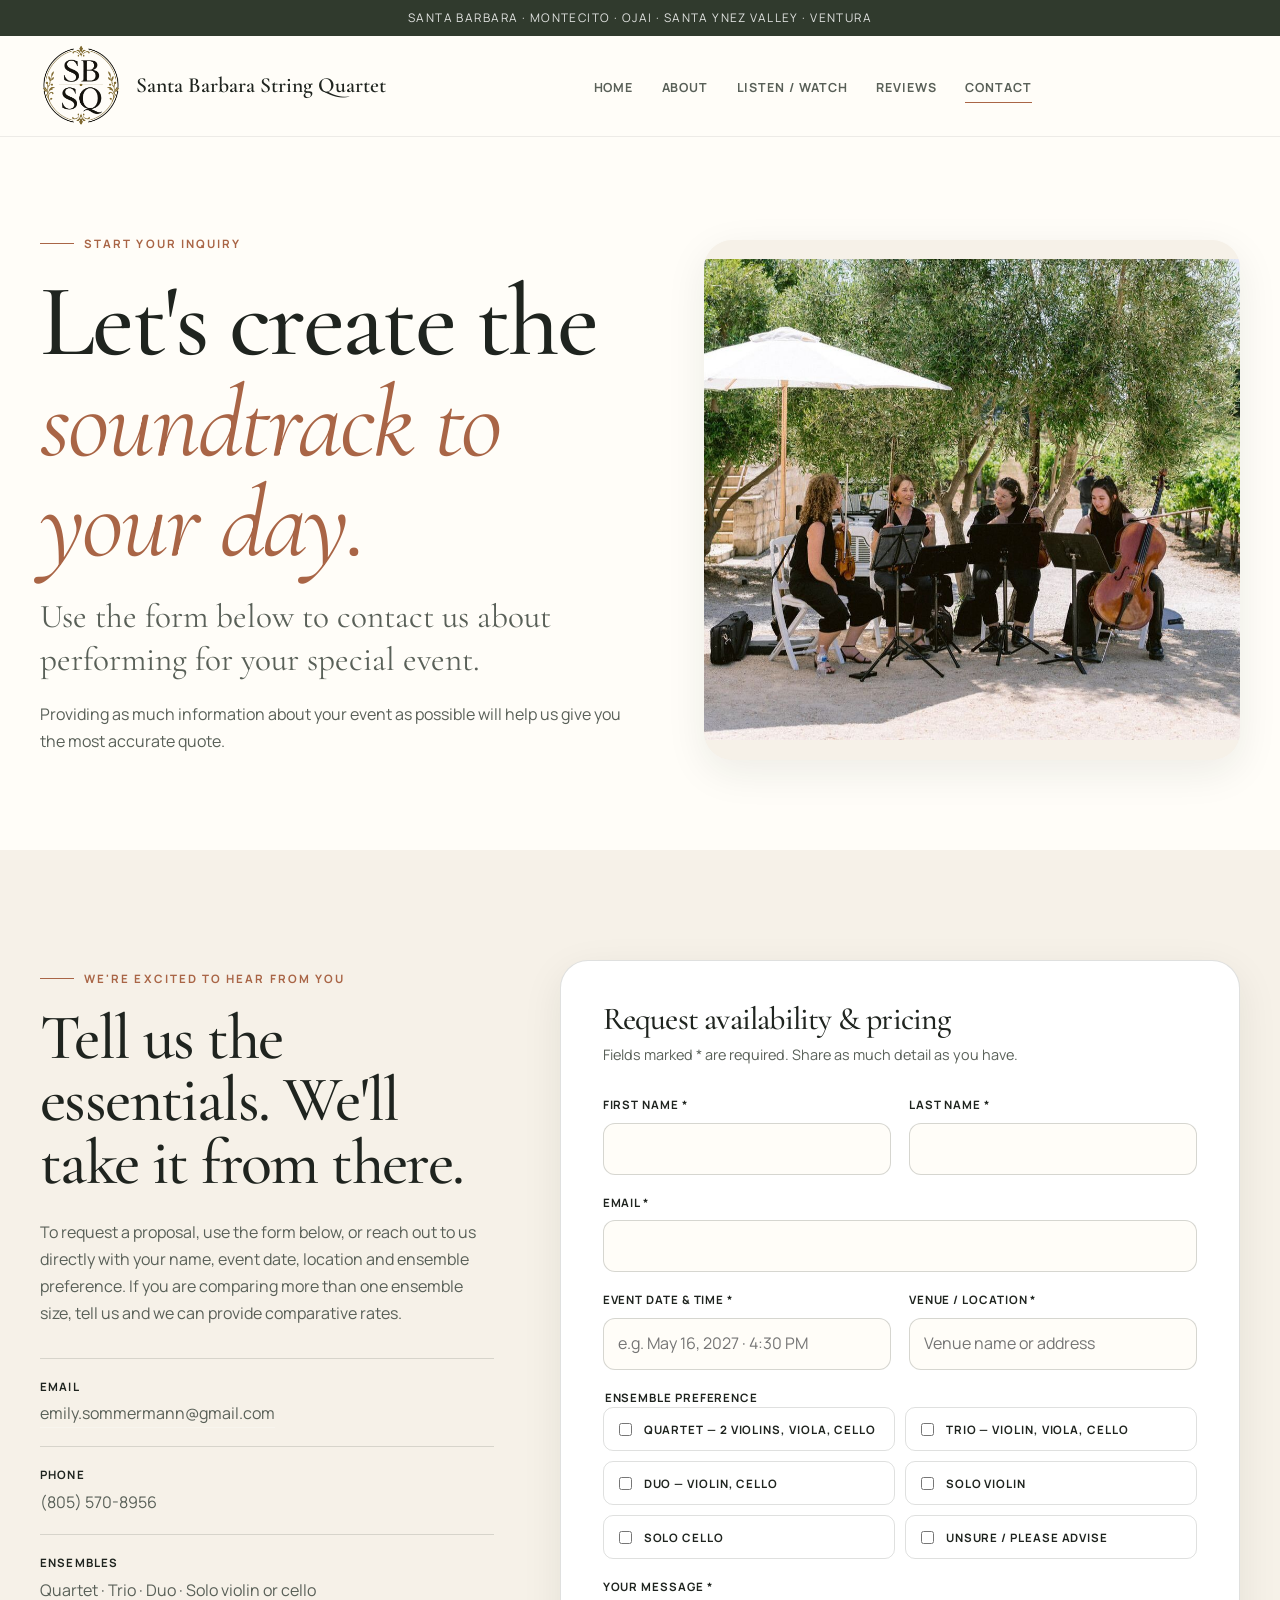
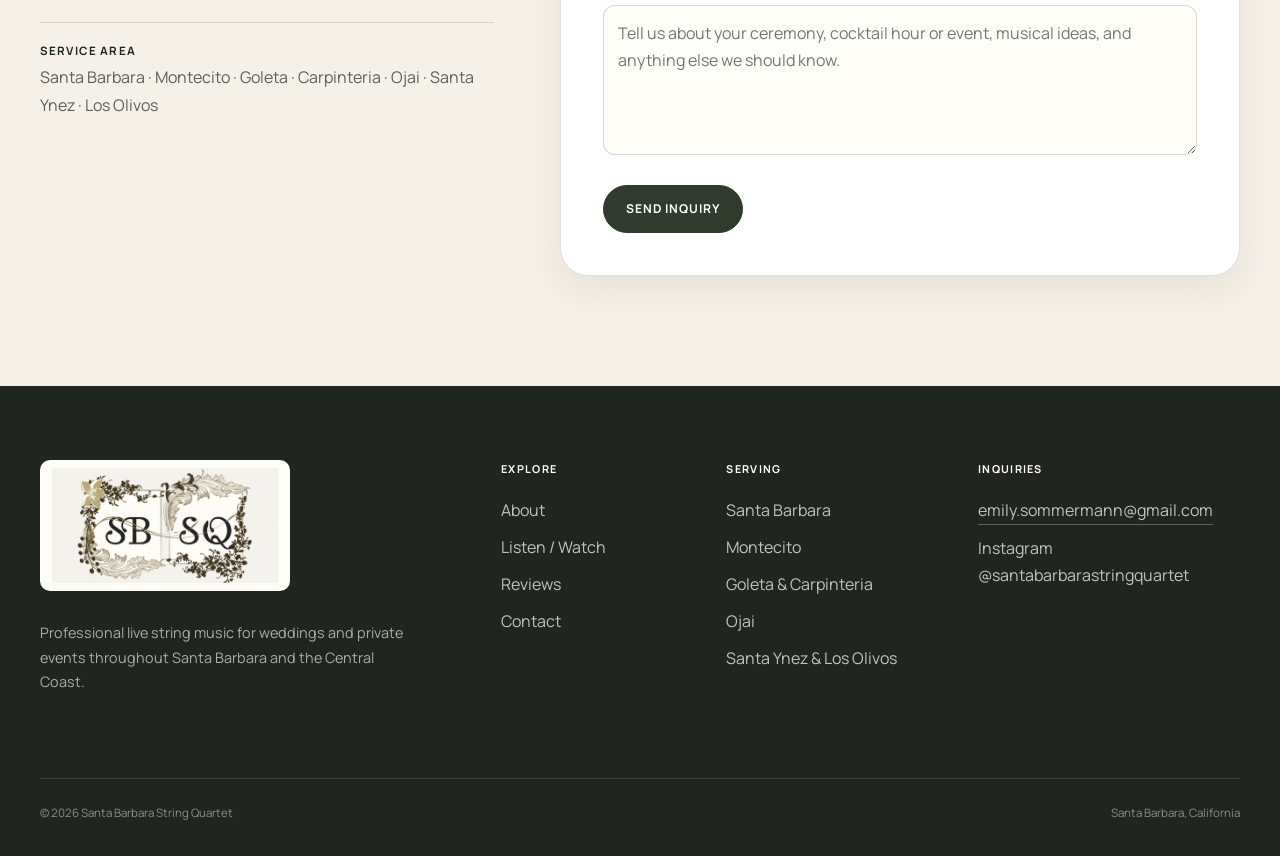
<file: contact.html>
<!doctype html>
<html lang="en">
<head>
  <meta charset="utf-8">
  <meta name="viewport" content="width=device-width, initial-scale=1">
  <title>Contact & Wedding Quote | Santa Barbara String Quartet</title>
  <meta name="description" content="Contact Santa Barbara String Quartet for wedding and event availability, ensemble options and a personalized quote.">
  <link rel="canonical" href="https://www.santabarbarastringquartet.com/contact.html">
  <meta name="theme-color" content="#303a2d">

  <link rel="icon" type="image/png" sizes="32x32" href="assets/images/favicon-32x32.png">
  <link rel="shortcut icon" type="image/png" href="assets/images/favicon-32x32.png">

  <meta property="og:type" content="website">
  <meta property="og:title" content="Contact & Wedding Quote | Santa Barbara String Quartet">
  <meta property="og:description" content="Contact Santa Barbara String Quartet for wedding and event availability, ensemble options and a personalized quote.">
  <meta property="og:image" content="https://www.santabarbarastringquartet.com/assets/images/quartet-vineyard.jpg">

  <link rel="preconnect" href="https://fonts.googleapis.com">
  <link rel="preconnect" href="https://fonts.gstatic.com" crossorigin>
  <link href="https://fonts.googleapis.com/css2?family=Cormorant+Garamond:ital,wght@0,400;0,500;0,600;1,400;1,500&family=Manrope:wght@400;500;600;700&display=swap" rel="stylesheet">
  <link rel="stylesheet" href="style.css">
</head>

<body>
<a class="skip-link" href="#main">Skip to content</a>

<div class="announcement">
  <div class="container">Santa Barbara · Montecito · Ojai · Santa Ynez Valley · Ventura</div>
</div>

<header class="site-header">
  <div class="container header-row">

    <a
      class="brand"
      href="index.html"
      aria-label="Santa Barbara String Quartet home"
    >
      <img
        class="brand-logo"
        src="assets/images/logo-circle.png"
        alt="Santa Barbara String Quartet"
      >
      <span class="brand-name">Santa Barbara String Quartet</span>
    </a>

    <input
      class="nav-toggle"
      type="checkbox"
      id="nav-toggle"
      aria-label="Toggle menu"
    >

    <label
      class="nav-toggle-label"
      for="nav-toggle"
      aria-hidden="true"
    >
      <span></span>
    </label>

    <nav class="site-nav" aria-label="Primary navigation">
      <ul>
        <li><a href="index.html">Home</a></li>
        <li><a href="about.html">About</a></li>
        <li><a href="listenwatch.html">Listen / Watch</a></li>
        <li><a href="reviews.html">Reviews</a></li>
        <li><a href="contact.html" aria-current="page">Contact</a></li>
      </ul>
    </nav>

  </div>
</header>

<main id="main">
  <section class="page-hero">
    <div class="container page-hero-grid">
      <div>
        <span class="eyebrow">Start your inquiry</span>

        <h1>
          Let's create the
          <em>soundtrack to your day.</em>
        </h1>

        <p class="lede">
          Use the form below to contact us about performing for your special event.
        </p>

        <p class="section-copy">
          Providing as much information about your event as possible
          will help us give you the most accurate quote.
        </p>
      </div>

      <div class="page-hero-media page-hero-media--single">
        <div class="image-frame">
          <img
            src="assets/images/quartet-vineyard.jpg"
            alt="Santa Barbara String Quartet at a vineyard wedding"
          >
        </div>
      </div>
    </div>
  </section>

  <section class="section section--cream">
    <div class="container contact-layout">
      <aside class="contact-side">
        <span class="eyebrow">We're excited to hear from you</span>

        <h2>
          Tell us the essentials. We'll take it from there.
        </h2>

      
          <p class="section-copy">
  To request a proposal, use the form below, or reach out to us directly
  with your name, event date, location and ensemble preference. If you are
  comparing more than one ensemble size, tell us and we can provide
  comparative rates.
</p>
        

        <ul class="contact-details">
          <li>
            <strong>Email</strong>
            <a
              class="footer-email"
              href="mailto:emily.sommermann@gmail.com"
            >
              emily.sommermann@gmail.com
            </a>
          </li>

          <li>
            <strong>Phone</strong>
            <a href="tel:+18055708956">(805) 570-8956</a>
          </li>

          <li>
            <strong>Ensembles</strong>
            Quartet · Trio · Duo · Solo violin or cello
          </li>

          <li>
            <strong>Service area</strong>
            Santa Barbara · Montecito · Goleta · Carpinteria · Ojai · Santa Ynez · Los Olivos
          </li>
        </ul>
      </aside>

      <div class="contact-card">
        <h3>Request availability & pricing</h3>

        <p class="form-intro">
          Fields marked * are required. Share as much detail as you have.
        </p>

        <form
          action="https://formspree.io/f/mjykvlbw"
          method="POST"
        >
          <input
            type="hidden"
            name="_subject"
            value="New Santa Barbara String Quartet inquiry"
          >

          <div class="honeypot" aria-hidden="true">
            <label>
              Leave this field empty
              <input
                type="text"
                name="company_website"
                tabindex="-1"
                autocomplete="off"
              >
            </label>
          </div>

          <div class="form-grid">
            <div class="form-field">
              <label for="first-name">First name *</label>

              <input
                id="first-name"
                name="first_name"
                type="text"
                autocomplete="given-name"
                required
              >
            </div>

            <div class="form-field">
              <label for="last-name">Last name *</label>

              <input
                id="last-name"
                name="last_name"
                type="text"
                autocomplete="family-name"
                required
              >
            </div>

            <div class="form-field form-field--full">
              <label for="email">Email *</label>

              <input
                id="email"
                name="email"
                type="email"
                autocomplete="email"
                required
              >
            </div>

            <div class="form-field">
              <label for="event-date">Event date & time *</label>

              <input
                id="event-date"
                name="event_date_time"
                type="text"
                placeholder="e.g. May 16, 2027 · 4:30 PM"
                required
              >
            </div>

            <div class="form-field">
              <label for="venue">Venue / location *</label>

              <input
                id="venue"
                name="venue_location"
                type="text"
                placeholder="Venue name or address"
                required
              >
            </div>

            <fieldset
              class="form-field form-field--full"
              style="border:0;padding:0;margin:0;"
            >
              <legend>Ensemble preference</legend>

              <div class="checkbox-grid">
                <label class="check-option">
                  <input
                    type="checkbox"
                    name="ensemble[]"
                    value="Quartet"
                  >
                  Quartet — 2 violins, viola, cello
                </label>

                <label class="check-option">
                  <input
                    type="checkbox"
                    name="ensemble[]"
                    value="Trio"
                  >
                  Trio — violin, viola, cello
                </label>

                <label class="check-option">
                  <input
                    type="checkbox"
                    name="ensemble[]"
                    value="Duo"
                  >
                  Duo — violin, cello
                </label>

                <label class="check-option">
                  <input
                    type="checkbox"
                    name="ensemble[]"
                    value="Solo violin"
                  >
                  Solo violin
                </label>

                <label class="check-option">
                  <input
                    type="checkbox"
                    name="ensemble[]"
                    value="Solo cello"
                  >
                  Solo cello
                </label>

                <label class="check-option">
                  <input
                    type="checkbox"
                    name="ensemble[]"
                    value="Unsure"
                  >
                  Unsure / please advise
                </label>
              </div>
            </fieldset>

            <div class="form-field form-field--full">
              <label for="message">Your message *</label>

              <textarea
                id="message"
                name="message"
                placeholder="Tell us about your ceremony, cocktail hour or event, musical ideas, and anything else we should know."
                required
              ></textarea>
            </div>
          </div>

          <div class="button-row">
            <button class="button" type="submit">
              Send inquiry
            </button>
          </div>
        </form>
      </div>
    </div>
  </section>
</main>

<footer class="site-footer">
  <div class="container">
    <div class="footer-grid">

      <div class="footer-brand">
        <a
          class="footer-logo-card"
          href="index.html"
          aria-label="Santa Barbara String Quartet home"
        >
          <img
            class="footer-logo-original"
            src="assets/images/logo-sbsq.png"
            alt="Santa Barbara String Quartet logo"
          >
        </a>

        <p>
          Professional live string music for weddings and private events
          throughout Santa Barbara and the Central Coast.
        </p>
      </div>

      <div>
        <div class="footer-title">Explore</div>

        <ul class="footer-list">
          <li><a href="about.html">About</a></li>
          <li><a href="listenwatch.html">Listen / Watch</a></li>
          <li><a href="reviews.html">Reviews</a></li>
          <li><a href="contact.html">Contact</a></li>
        </ul>
      </div>

      <div>
        <div class="footer-title">Serving</div>

        <ul class="footer-list">
          <li>Santa Barbara</li>
          <li>Montecito</li>
          <li>Goleta &amp; Carpinteria</li>
          <li>Ojai</li>
          <li>Santa Ynez &amp; Los Olivos</li>
        </ul>
      </div>

      <div>
        <div class="footer-title">Inquiries</div>

        <ul class="footer-list">
          <li>
            <a
              class="footer-email"
              href="mailto:emily.sommermann@gmail.com"
            >
              emily.sommermann@gmail.com
            </a>
          </li>

          <li>
            <a
              href="https://www.instagram.com/santabarbarastringquartet/"
              target="_blank"
              rel="noopener"
            >
              Instagram @santabarbarastringquartet
            </a>
          </li>
        </ul>
      </div>

    </div>

    <div class="footer-bottom">
      <span>© 2026 Santa Barbara String Quartet</span>
      <span>Santa Barbara, California</span>
    </div>
  </div>
</footer>
</body>
</html>
</file>
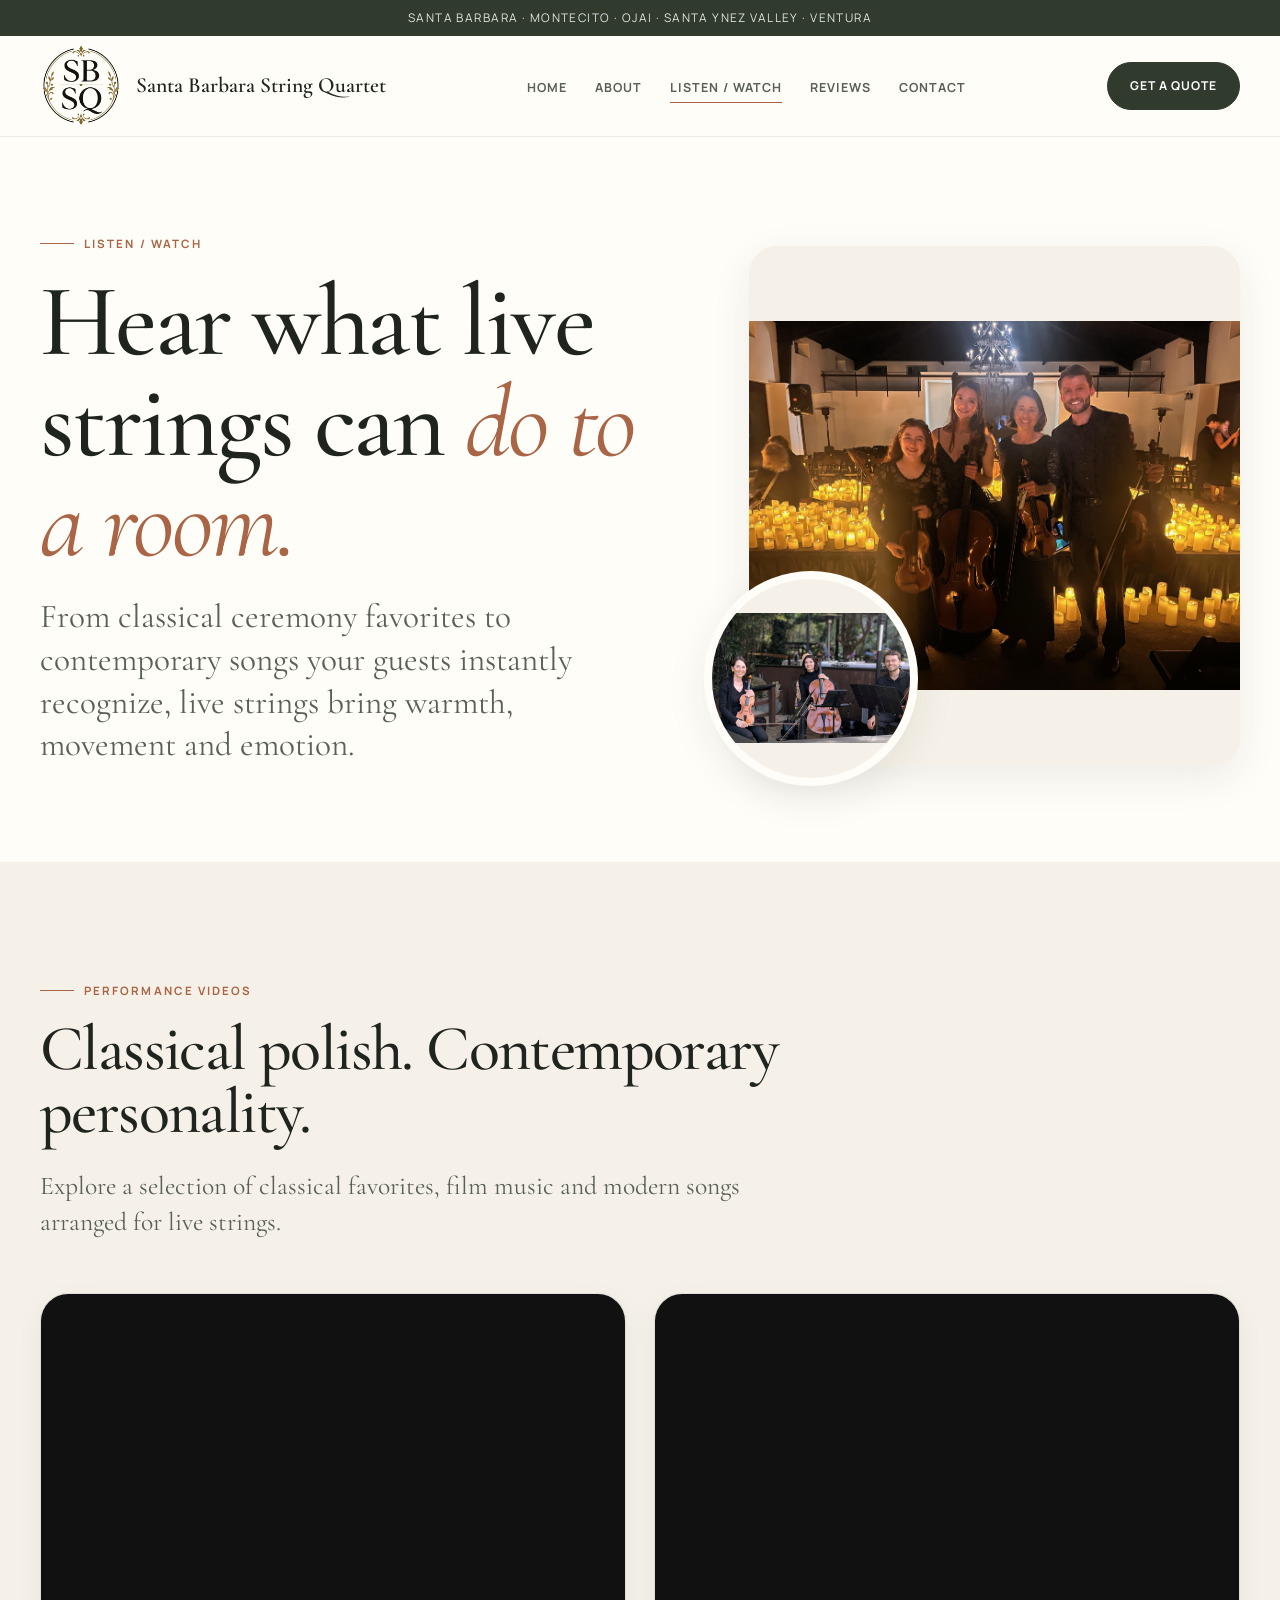
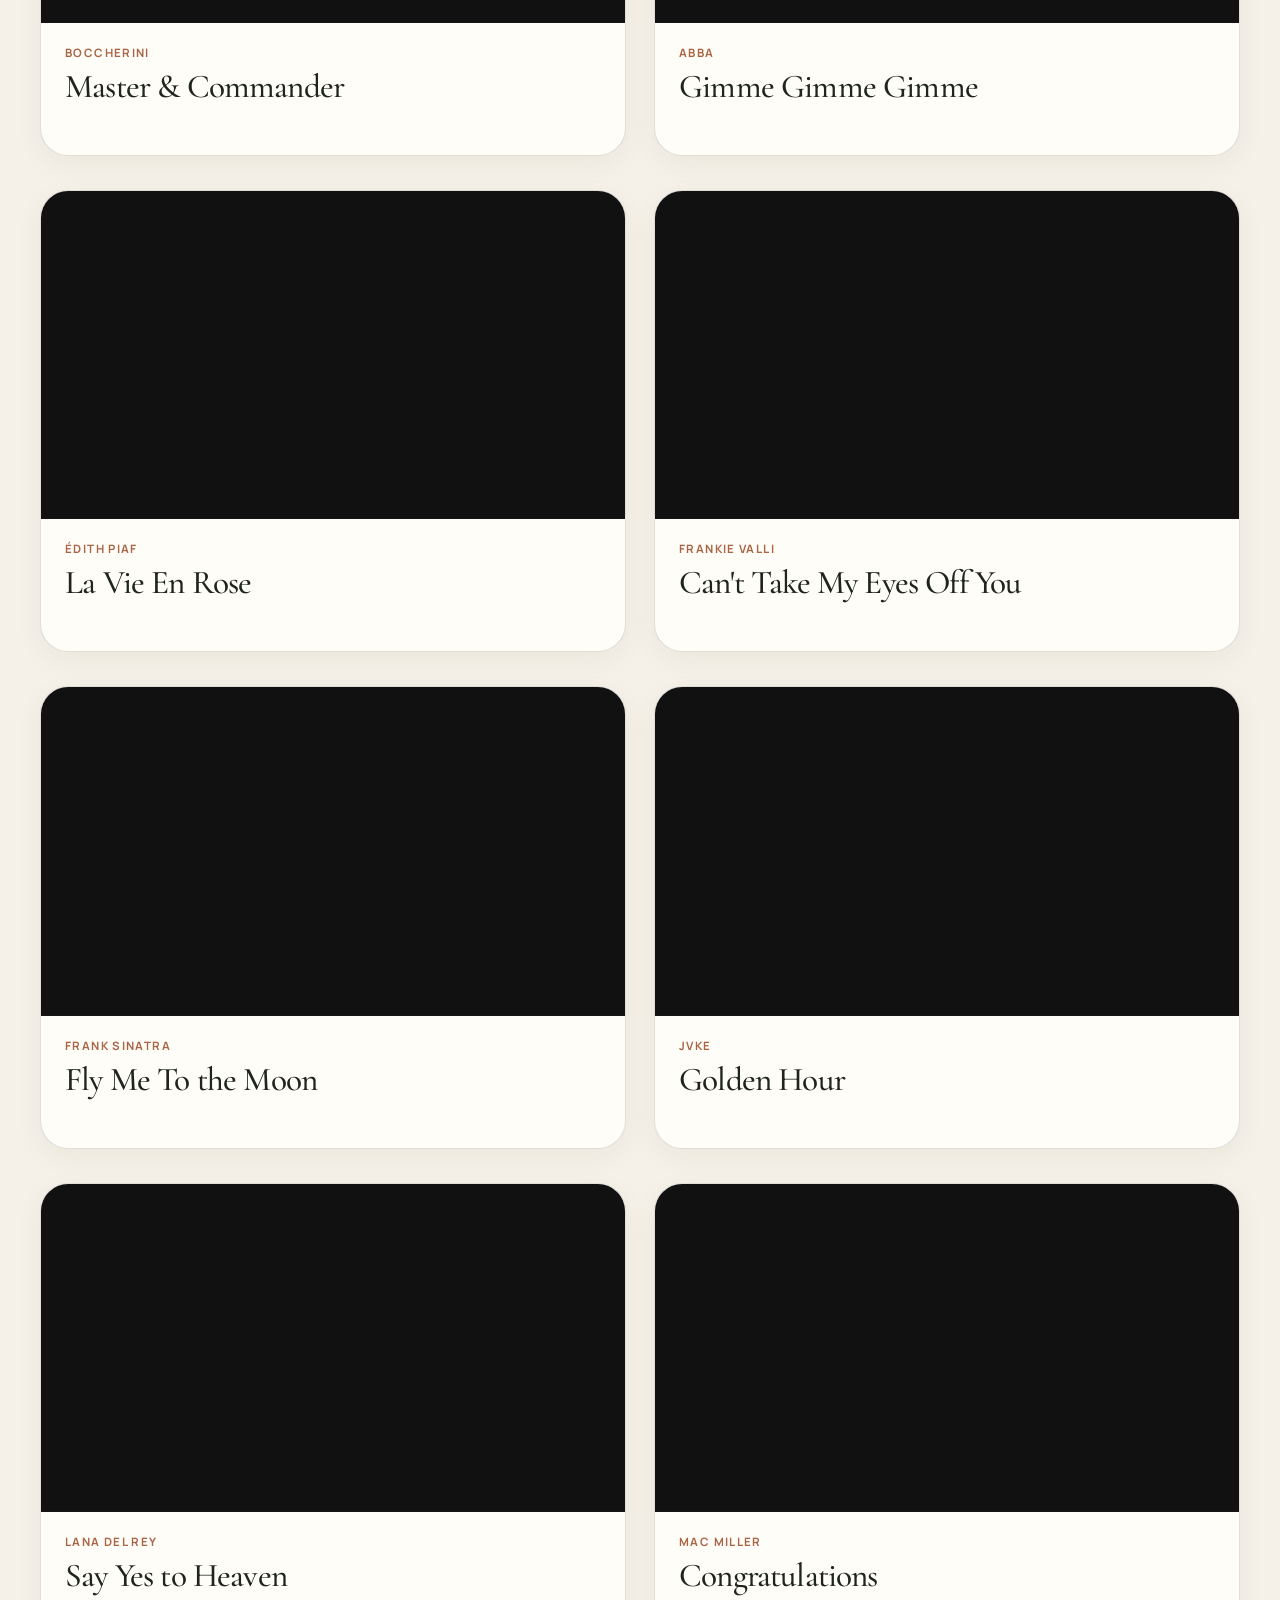
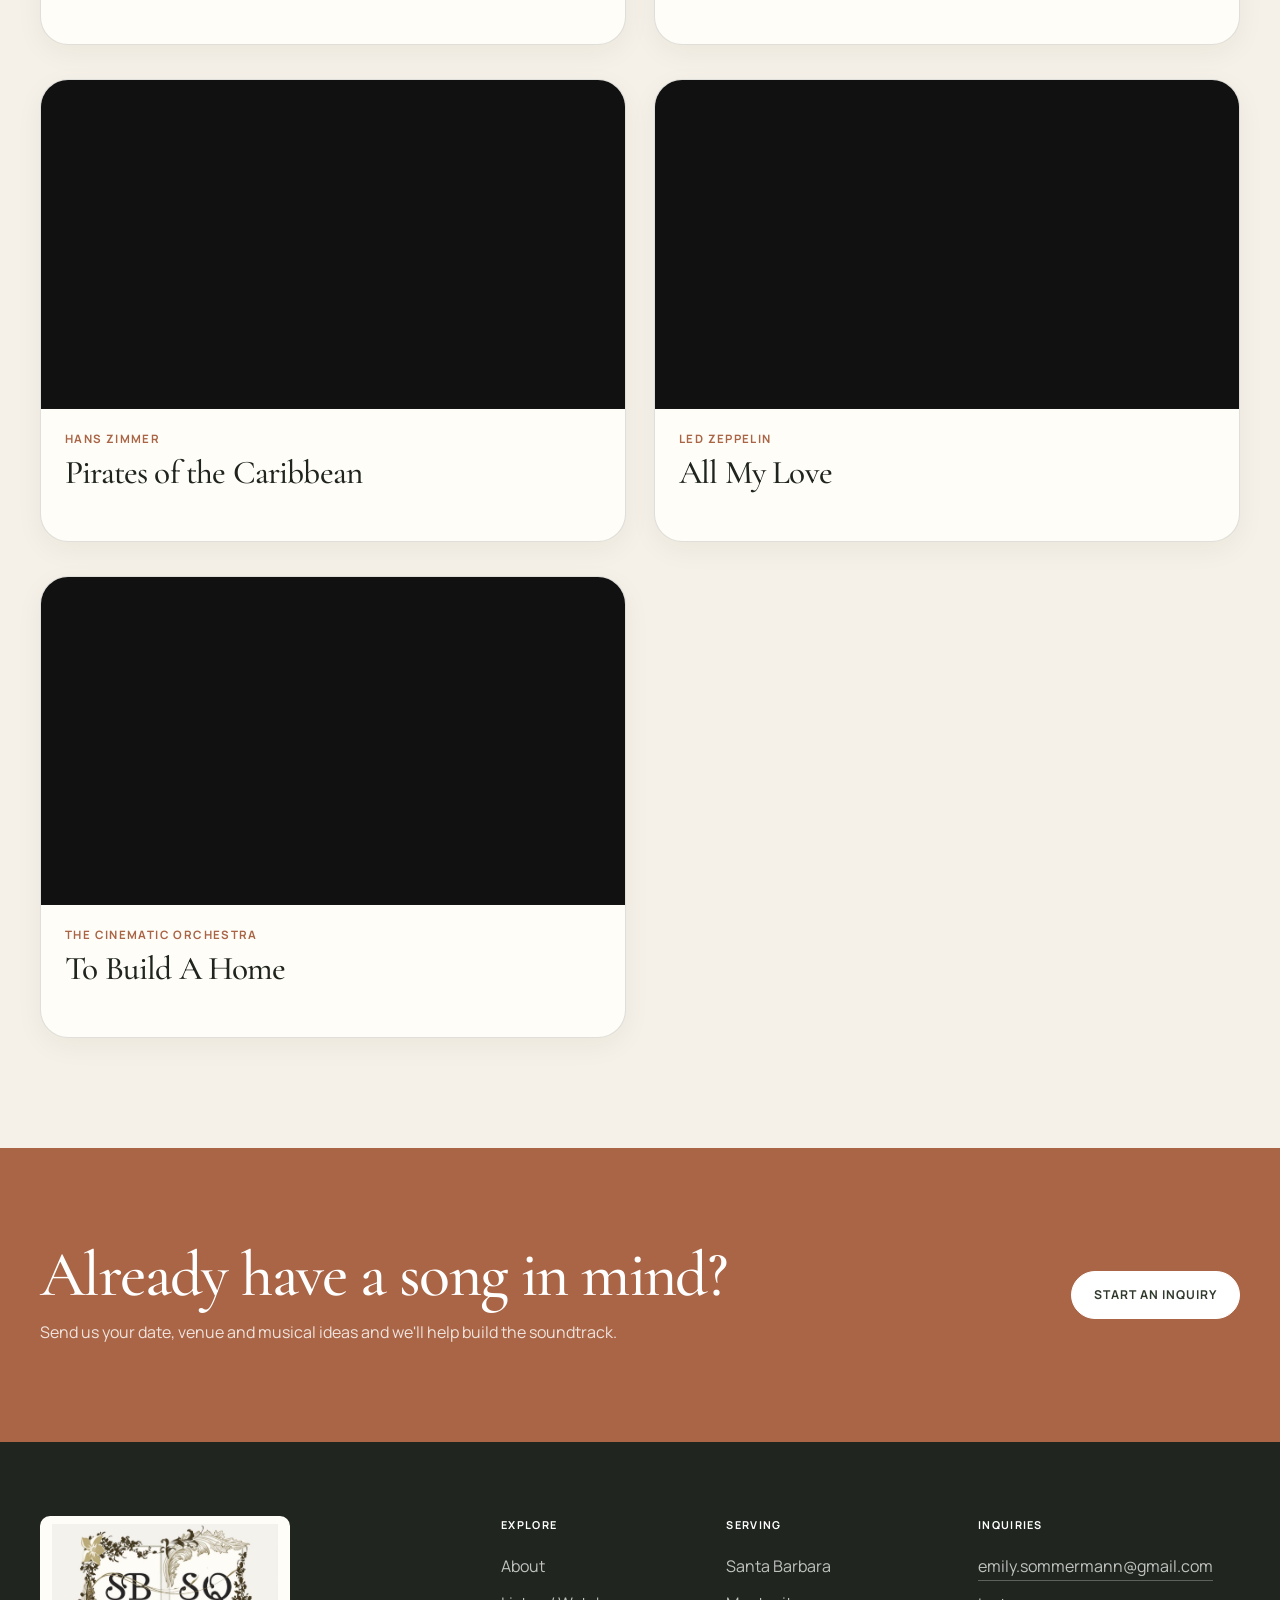
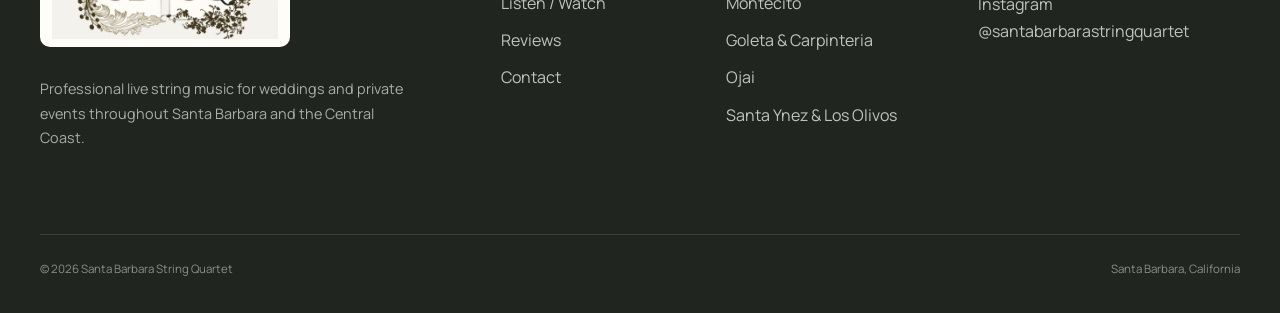
<file: listenwatch.html>
<!doctype html>
<html lang="en">
<head>
  <meta charset="utf-8">
  <meta name="viewport" content="width=device-width, initial-scale=1">
  <title>Listen & Watch | Santa Barbara String Quartet</title>
  <meta name="description" content="Watch and listen to Santa Barbara String Quartet performances for weddings, private events and concerts.">
  <link rel="canonical" href="https://www.santabarbarastringquartet.com/listenwatch.html">
  <meta name="theme-color" content="#303a2d">

  <link rel="icon" type="image/png" sizes="32x32" href="assets/images/favicon-32x32.png">
  <link rel="shortcut icon" type="image/png" href="assets/images/favicon-32x32.png">

  <meta property="og:type" content="website">
  <meta property="og:title" content="Listen & Watch | Santa Barbara String Quartet">
  <meta property="og:description" content="Watch and listen to Santa Barbara String Quartet performances for weddings, private events and concerts.">
  <meta property="og:image" content="https://www.santabarbarastringquartet.com/assets/images/candlelight-quartet.png">

  <link rel="preconnect" href="https://fonts.googleapis.com">
  <link rel="preconnect" href="https://fonts.gstatic.com" crossorigin>
  <link href="https://fonts.googleapis.com/css2?family=Cormorant+Garamond:ital,wght@0,400;0,500;0,600;1,400;1,500&family=Manrope:wght@400;500;600;700&display=swap" rel="stylesheet">
  <link rel="stylesheet" href="style.css">

  <style>
    .performance-section .section-head {
      display: block;
      max-width: 900px;
    }

    .performance-section .section-head .section-copy {
      max-width: 760px;
      margin: 24px 0 0;
      color: var(--ink-soft);
      font-family: var(--serif);
      font-size: clamp(1.35rem, 2vw, 1.7rem);
      line-height: 1.4;
    }
  </style>
</head>

<body>
<a class="skip-link" href="#main">Skip to content</a>

<div class="announcement">
  <div class="container">Santa Barbara · Montecito · Ojai · Santa Ynez Valley · Ventura</div>
</div>

<header class="site-header">
  <div class="container header-row">
    <a class="brand" href="./" aria-label="Santa Barbara String Quartet home">
      <img class="brand-logo" src="assets/images/logo-circle.png" alt="Santa Barbara String Quartet">
      <span class="brand-name">Santa Barbara String Quartet</span>
    </a>

    <input class="nav-toggle" type="checkbox" id="nav-toggle" aria-label="Toggle menu">
    <label class="nav-toggle-label" for="nav-toggle" aria-hidden="true"><span></span></label>

    <nav class="site-nav" aria-label="Primary navigation">
      <ul>
        <li><a href="./">Home</a></li>
        <li><a href="about.html">About</a></li>
        <li><a href="listenwatch.html" aria-current="page">Listen / Watch</a></li>
        <li><a href="reviews.html">Reviews</a></li>
        <li><a href="contact.html">Contact</a></li>
      </ul>
    </nav>

    <a class="button header-cta" href="contact.html">Get a quote</a>
  </div>
</header>

<main id="main">
  <section class="page-hero">
    <div class="container page-hero-grid">
      <div>
        <span class="eyebrow">Listen / Watch</span>

        <h1>
          Hear what live strings can
          <em>do to a room.</em>
        </h1>

        <p class="lede">
          From classical ceremony favorites to contemporary songs your guests
          instantly recognize, live strings bring warmth, movement and emotion.
        </p>
      </div>

      <div class="page-hero-media">
        <div class="image-frame">
          <img
            class="fit-contain"
            src="assets/images/candlelight-quartet.png"
            alt="Santa Barbara String Quartet after a candlelight concert"
          >
        </div>

        <div class="mini-image">
          <img
            class="fit-contain"
            src="assets/images/trio-event.jpg"
            alt="Santa Barbara string trio"
          >
        </div>
      </div>
    </div>
  </section>

  <section class="section section--cream performance-section">
    <div class="container">
      <div class="section-head">
        <div>
          <span class="eyebrow">Performance videos</span>
          <h2>Classical polish. Contemporary personality.</h2>
        </div>

        <p class="section-copy">
          Explore a selection of classical favorites, film music and modern
          songs arranged for live strings.
        </p>
      </div>

      <div class="video-list">

        <article class="video-entry">
          <div class="video-embed">
            <iframe
              src="https://www.youtube.com/embed/pGy1CZ0l2dE"
              title="Boccherini - Master & Commander"
              loading="lazy"
              allow="accelerometer; autoplay; clipboard-write; encrypted-media; gyroscope; picture-in-picture; web-share"
              referrerpolicy="strict-origin-when-cross-origin"
              allowfullscreen
            ></iframe>
          </div>

          <div class="video-meta">
            <div class="video-composer">Boccherini</div>
            <h3>Master & Commander</h3>
          </div>
        </article>

        <article class="video-entry">
          <div class="video-embed">
            <iframe
              src="https://www.youtube.com/embed/0d1EY965oqU"
              title="ABBA - Gimme Gimme Gimme"
              loading="lazy"
              allow="accelerometer; autoplay; clipboard-write; encrypted-media; gyroscope; picture-in-picture; web-share"
              referrerpolicy="strict-origin-when-cross-origin"
              allowfullscreen
            ></iframe>
          </div>

          <div class="video-meta">
            <div class="video-composer">ABBA</div>
            <h3>Gimme Gimme Gimme</h3>
          </div>
        </article>

        <article class="video-entry">
          <div class="video-embed">
            <iframe
              src="https://www.youtube.com/embed/dNqAa6z7UhY"
              title="Édith Piaf - La Vie En Rose"
              loading="lazy"
              allow="accelerometer; autoplay; clipboard-write; encrypted-media; gyroscope; picture-in-picture; web-share"
              referrerpolicy="strict-origin-when-cross-origin"
              allowfullscreen
            ></iframe>
          </div>

          <div class="video-meta">
            <div class="video-composer">Édith Piaf</div>
            <h3>La Vie En Rose</h3>
          </div>
        </article>

        <article class="video-entry">
          <div class="video-embed">
            <iframe
              src="https://www.youtube.com/embed/4cKdEOMjSuc"
              title="Frankie Valli - Can't Take My Eyes Off You"
              loading="lazy"
              allow="accelerometer; autoplay; clipboard-write; encrypted-media; gyroscope; picture-in-picture; web-share"
              referrerpolicy="strict-origin-when-cross-origin"
              allowfullscreen
            ></iframe>
          </div>

          <div class="video-meta">
            <div class="video-composer">Frankie Valli</div>
            <h3>Can't Take My Eyes Off You</h3>
          </div>
        </article>

        <article class="video-entry">
          <div class="video-embed">
            <iframe
              src="https://www.youtube.com/embed/yrQIm6Q6jKo"
              title="Frank Sinatra - Fly Me To the Moon"
              loading="lazy"
              allow="accelerometer; autoplay; clipboard-write; encrypted-media; gyroscope; picture-in-picture; web-share"
              referrerpolicy="strict-origin-when-cross-origin"
              allowfullscreen
            ></iframe>
          </div>

          <div class="video-meta">
            <div class="video-composer">Frank Sinatra</div>
            <h3>Fly Me To the Moon</h3>
          </div>
        </article>

        <article class="video-entry">
          <div class="video-embed">
            <iframe
              src="https://www.youtube.com/embed/d1jQgrxxctw"
              title="JVKE - Golden Hour"
              loading="lazy"
              allow="accelerometer; autoplay; clipboard-write; encrypted-media; gyroscope; picture-in-picture; web-share"
              referrerpolicy="strict-origin-when-cross-origin"
              allowfullscreen
            ></iframe>
          </div>

          <div class="video-meta">
            <div class="video-composer">JVKE</div>
            <h3>Golden Hour</h3>
          </div>
        </article>

        <article class="video-entry">
          <div class="video-embed">
            <iframe
              src="https://www.youtube.com/embed/SN_X0pyG_NI"
              title="Lana Del Rey - Say Yes to Heaven"
              loading="lazy"
              allow="accelerometer; autoplay; clipboard-write; encrypted-media; gyroscope; picture-in-picture; web-share"
              referrerpolicy="strict-origin-when-cross-origin"
              allowfullscreen
            ></iframe>
          </div>

          <div class="video-meta">
            <div class="video-composer">Lana Del Rey</div>
            <h3>Say Yes to Heaven</h3>
          </div>
        </article>

        <article class="video-entry">
          <div class="video-embed">
            <iframe
              src="https://www.youtube.com/embed/A8Vioul6Rak"
              title="Mac Miller - Congratulations"
              loading="lazy"
              allow="accelerometer; autoplay; clipboard-write; encrypted-media; gyroscope; picture-in-picture; web-share"
              referrerpolicy="strict-origin-when-cross-origin"
              allowfullscreen
            ></iframe>
          </div>

          <div class="video-meta">
            <div class="video-composer">Mac Miller</div>
            <h3>Congratulations</h3>
          </div>
        </article>

        <article class="video-entry">
          <div class="video-embed">
            <iframe
              src="https://www.youtube.com/embed/ibyOSZAnEHk"
              title="Hans Zimmer - Pirates of the Caribbean"
              loading="lazy"
              allow="accelerometer; autoplay; clipboard-write; encrypted-media; gyroscope; picture-in-picture; web-share"
              referrerpolicy="strict-origin-when-cross-origin"
              allowfullscreen
            ></iframe>
          </div>

          <div class="video-meta">
            <div class="video-composer">Hans Zimmer</div>
            <h3>Pirates of the Caribbean</h3>
          </div>
        </article>

        <article class="video-entry">
          <div class="video-embed">
            <iframe
              src="https://www.youtube.com/embed/sisyfKabt8w"
              title="Led Zeppelin - All My Love"
              loading="lazy"
              allow="accelerometer; autoplay; clipboard-write; encrypted-media; gyroscope; picture-in-picture; web-share"
              referrerpolicy="strict-origin-when-cross-origin"
              allowfullscreen
            ></iframe>
          </div>

          <div class="video-meta">
            <div class="video-composer">Led Zeppelin</div>
            <h3>All My Love</h3>
          </div>
        </article>

        <!-- NEW VIDEO -->
        <article class="video-entry">
          <div class="video-embed">
            <iframe
              src="https://www.youtube.com/embed/49YxDNvR-RQ"
              title="To Build A Home - The Cinematic Orchestra"
              loading="lazy"
              allow="accelerometer; autoplay; clipboard-write; encrypted-media; gyroscope; picture-in-picture; web-share"
              referrerpolicy="strict-origin-when-cross-origin"
              allowfullscreen
            ></iframe>
          </div>

          <div class="video-meta">
            <div class="video-composer">The Cinematic Orchestra</div>
            <h3>To Build A Home</h3>
          </div>
        </article>

      </div>
    </div>
  </section>

  <section class="site-cta">
    <div class="container site-cta-inner">
      <div>
        <h2>Already have a song in mind?</h2>

        <p>
          Send us your date, venue and musical ideas and we'll help build
          the soundtrack.
        </p>
      </div>

      <a class="button button--light" href="contact.html">
        Start an inquiry
      </a>
    </div>
  </section>
</main>

<footer class="site-footer">
  <div class="container">
    <div class="footer-grid">

      <div class="footer-brand">
        <a
          class="footer-logo-card"
          href="index.html"
          aria-label="Santa Barbara String Quartet home"
        >
          <img
            class="footer-logo-original"
            src="assets/images/logo-sbsq.png"
            alt="Santa Barbara String Quartet logo"
          >
        </a>

        <p>
          Professional live string music for weddings and private events
          throughout Santa Barbara and the Central Coast.
        </p>
      </div>

      <div>
        <div class="footer-title">Explore</div>

        <ul class="footer-list">
          <li><a href="about.html">About</a></li>
          <li><a href="listenwatch.html">Listen / Watch</a></li>
          <li><a href="reviews.html">Reviews</a></li>
          <li><a href="contact.html">Contact</a></li>
        </ul>
      </div>

      <div>
        <div class="footer-title">Serving</div>

        <ul class="footer-list">
          <li>Santa Barbara</li>
          <li>Montecito</li>
          <li>Goleta &amp; Carpinteria</li>
          <li>Ojai</li>
          <li>Santa Ynez &amp; Los Olivos</li>
        </ul>
      </div>

      <div>
        <div class="footer-title">Inquiries</div>

        <ul class="footer-list">
          <li>
            <a
              class="footer-email"
              href="mailto:emily.sommermann@gmail.com"
            >
              emily.sommermann@gmail.com
            </a>
          </li>

          <li>
            <a
              href="https://www.instagram.com/santabarbarastringquartet/"
              target="_blank"
              rel="noopener"
            >
              Instagram @santabarbarastringquartet
            </a>
          </li>
        </ul>
      </div>

    </div>

    <div class="footer-bottom">
      <span>© 2026 Santa Barbara String Quartet</span>
      <span>Santa Barbara, California</span>
    </div>
  </div>
</footer>

</body>
</html>
</file>
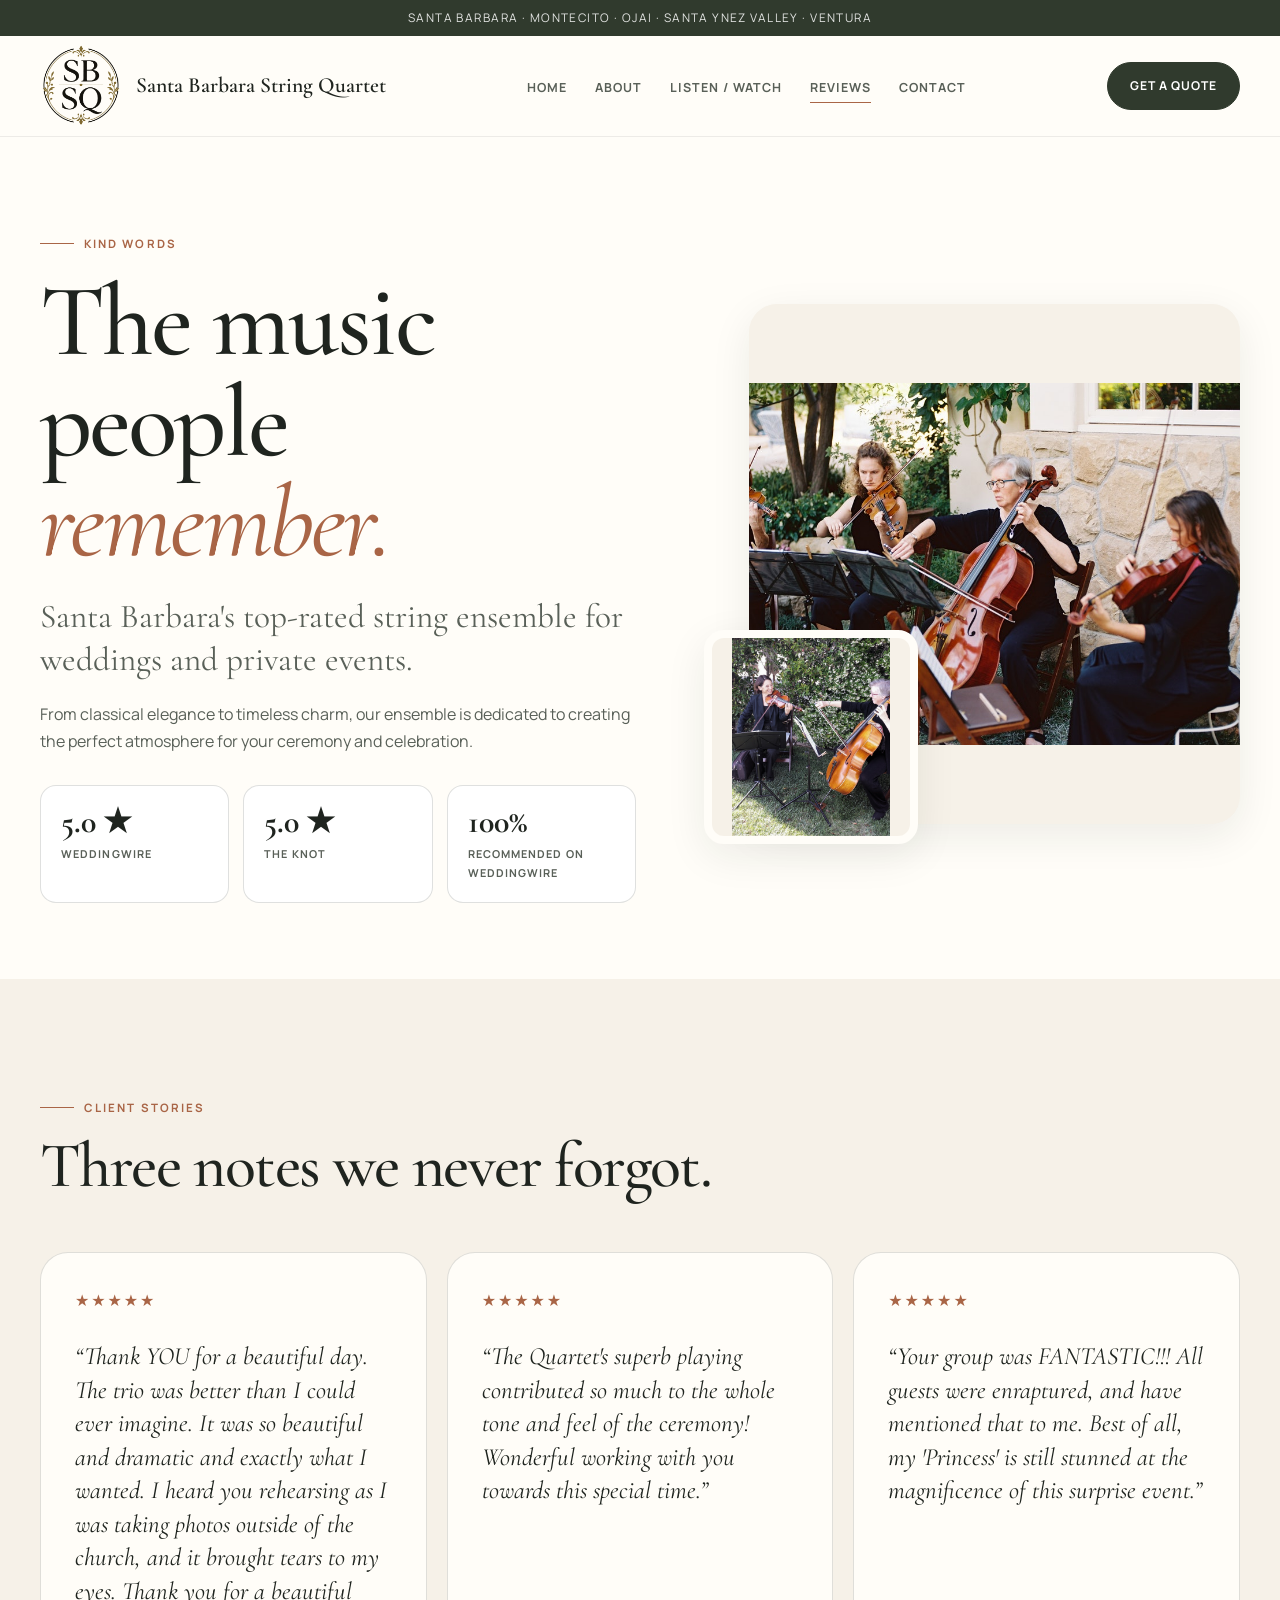
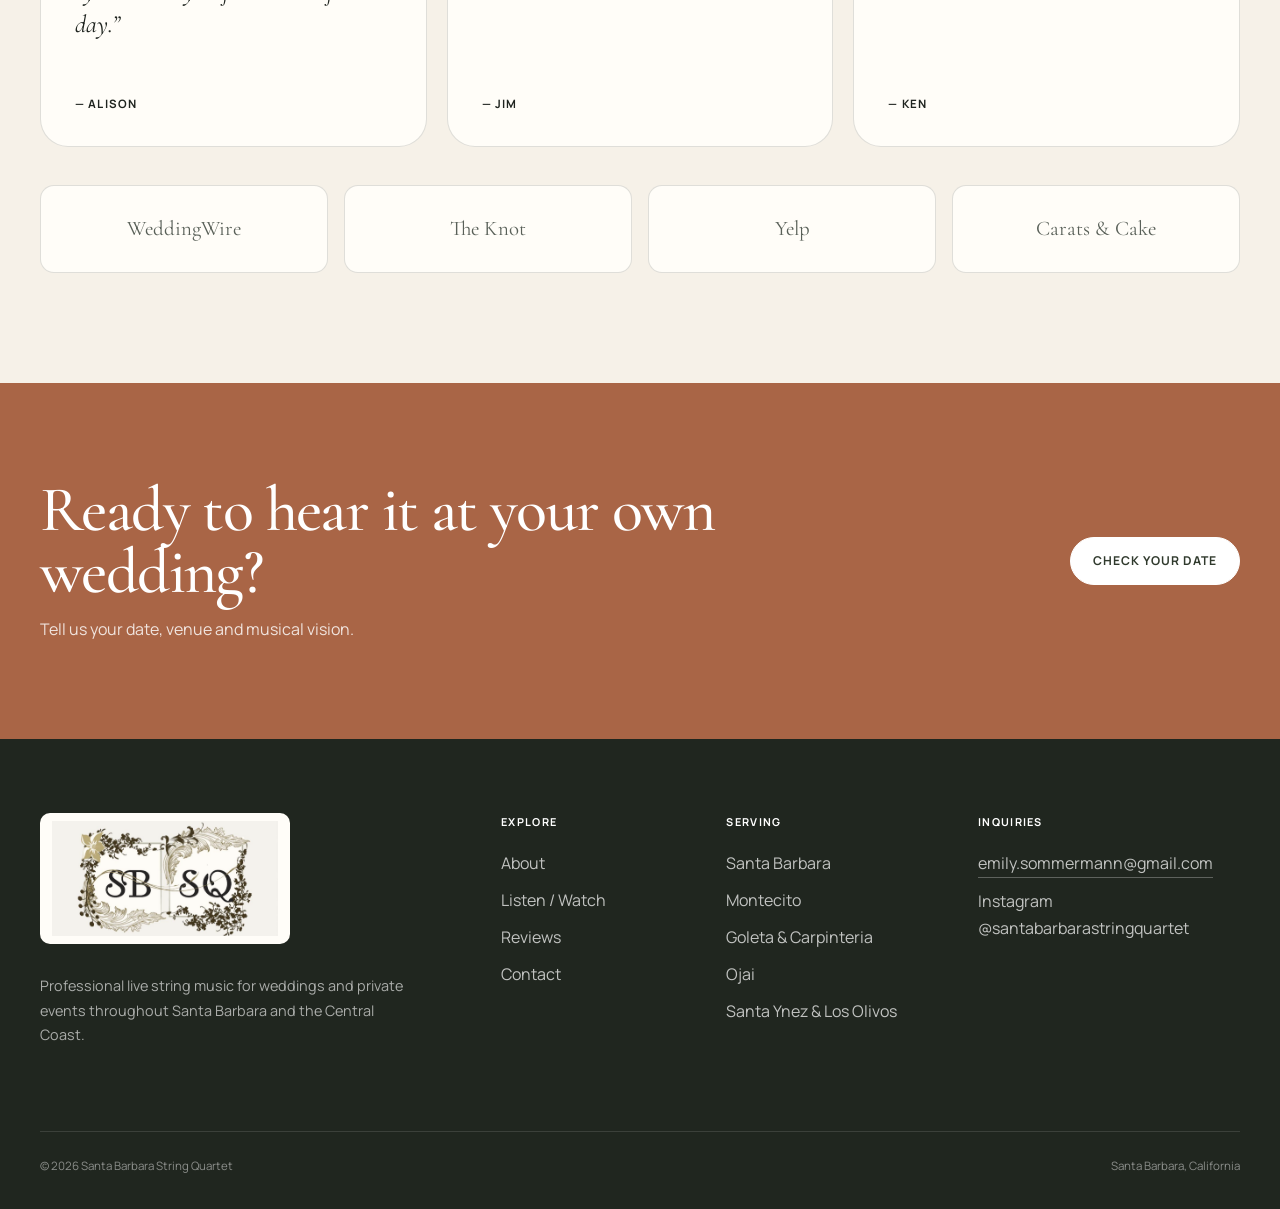
<file: reviews.html>
<!doctype html>
<html lang="en">
<head>
  <meta charset="utf-8">
  <meta name="viewport" content="width=device-width, initial-scale=1">
  <title>Reviews | Santa Barbara String Quartet Wedding Musicians</title>
  <meta name="description" content="Read reviews from couples who chose Santa Barbara String Quartet for wedding ceremonies, cocktail hours and special events.">
  <link rel="canonical" href="https://www.santabarbarastringquartet.com/reviews.html">
  <meta name="theme-color" content="#303a2d">

  <link rel="icon" type="image/png" sizes="32x32" href="assets/images/favicon-32x32.png">
  <link rel="shortcut icon" type="image/png" href="assets/images/favicon-32x32.png">

  <meta property="og:type" content="website">
  <meta property="og:title" content="Reviews | Santa Barbara String Quartet Wedding Musicians">
  <meta property="og:description" content="Read reviews from couples who chose Santa Barbara String Quartet for wedding ceremonies, cocktail hours and special events.">
  <meta property="og:image" content="https://www.santabarbarastringquartet.com/assets/images/quartet-wedding.jpg">

  <link rel="preconnect" href="https://fonts.googleapis.com">
  <link rel="preconnect" href="https://fonts.gstatic.com" crossorigin>
  <link href="https://fonts.googleapis.com/css2?family=Cormorant+Garamond:ital,wght@0,400;0,500;0,600;1,400;1,500&family=Manrope:wght@400;500;600;700&display=swap" rel="stylesheet">
  <link rel="stylesheet" href="style.css">
</head>

<body>
<a class="skip-link" href="#main">Skip to content</a>

<div class="announcement">
  <div class="container">Santa Barbara · Montecito · Ojai · Santa Ynez Valley · Ventura</div>
</div>

<header class="site-header">
  <div class="container header-row">
    <a class="brand" href="./" aria-label="Santa Barbara String Quartet home">
      <img class="brand-logo" src="assets/images/logo-circle.png" alt="Santa Barbara String Quartet">
      <span class="brand-name">Santa Barbara String Quartet</span>
    </a>

    <input class="nav-toggle" type="checkbox" id="nav-toggle" aria-label="Toggle menu">
    <label class="nav-toggle-label" for="nav-toggle" aria-hidden="true"><span></span></label>

    <nav class="site-nav" aria-label="Primary navigation">
      <ul>
        <li><a href="./">Home</a></li>
        <li><a href="about.html">About</a></li>
        <li><a href="listenwatch.html">Listen / Watch</a></li>
        <li><a href="reviews.html" aria-current="page">Reviews</a></li>
        <li><a href="contact.html">Contact</a></li>
      </ul>
    </nav>

    <a class="button header-cta" href="contact.html">Get a quote</a>
  </div>
</header>

<main id="main">
  <section class="page-hero">
    <div class="container page-hero-grid">
      <div>
        <span class="eyebrow">Kind words</span>

        <h1>
          The music people
          <em>remember.</em>
        </h1>

        <p class="lede">
          Santa Barbara's top-rated string ensemble for weddings and private events.
        </p>

        <p class="section-copy">
          From classical elegance to timeless charm, our ensemble is dedicated
          to creating the perfect atmosphere for your ceremony and celebration.
        </p>

        <div class="rating-bar">
          <a
            class="rating-chip"
            href="https://www.weddingwire.com/biz/santa-barbara-string-quartet-santa-barbara/e870e91f2d316631.html"
            target="_blank"
            rel="noopener"
          >
            <strong>5.0 ★</strong>
            <span>WeddingWire</span>
          </a>

          <a
            class="rating-chip"
            href="https://www.theknot.com/marketplace/santa-barbara-string-quartet-santa-barbara-ca-893145"
            target="_blank"
            rel="noopener"
          >
            <strong>5.0 ★</strong>
            <span>The Knot</span>
          </a>

          <div class="rating-chip">
            <strong>100%</strong>
            <span>Recommended on WeddingWire</span>
          </div>
        </div>
      </div>

      <div class="page-hero-media page-hero-media--reviews">
        <div class="image-frame">
          <img
            src="assets/images/quartet-wedding.jpg"
            alt="Santa Barbara String Quartet at a wedding"
          >
        </div>

        <div class="mini-image">
          <img
            src="assets/images/duo-outdoors.png"
            alt="Santa Barbara string duo outdoors"
          >
        </div>
      </div>
    </div>
  </section>

  <section class="section section--cream">
    <div class="container">
      <div class="section-head">
        <div>
          <span class="eyebrow">Client stories</span>
          <h2>Three notes we never forgot.</h2>
        </div>
      </div>

      <div class="review-grid">
        <article class="review-card">
          <div class="review-stars">★★★★★</div>

          <blockquote>
            “Thank YOU for a beautiful day. The trio was better than I could ever
            imagine. It was so beautiful and dramatic and exactly what I wanted.
            I heard you rehearsing as I was taking photos outside of the church,
            and it brought tears to my eyes. Thank you for a beautiful day.”
          </blockquote>

          <cite>— Alison</cite>
        </article>

        <article class="review-card">
          <div class="review-stars">★★★★★</div>

          <blockquote>
            “The Quartet's superb playing contributed so much to the whole tone
            and feel of the ceremony! Wonderful working with you towards this
            special time.”
          </blockquote>

          <cite>— Jim</cite>
        </article>

        <article class="review-card">
          <div class="review-stars">★★★★★</div>

          <blockquote>
            “Your group was FANTASTIC!!! All guests were enraptured, and have
            mentioned that to me. Best of all, my 'Princess' is still stunned at
            the magnificence of this surprise event.”
          </blockquote>

          <cite>— Ken</cite>
        </article>
      </div>

      <div class="review-links">
        <a
          class="review-link"
          href="https://www.weddingwire.com/biz/santa-barbara-string-quartet-santa-barbara/e870e91f2d316631.html"
          target="_blank"
          rel="noopener"
        >
          WeddingWire
        </a>

        <a
          class="review-link"
          href="https://www.theknot.com/marketplace/santa-barbara-string-quartet-santa-barbara-ca-893145"
          target="_blank"
          rel="noopener"
        >
          The Knot
        </a>

        <a
          class="review-link"
          href="https://www.yelp.com/biz/santa-barbara-string-quartet-santa-barbara"
          target="_blank"
          rel="noopener"
        >
          Yelp
        </a>

        <a
          class="review-link"
          href="https://caratsandcake.com/vendor/santa-barbara-string-quartet"
          target="_blank"
          rel="noopener"
        >
          Carats & Cake
        </a>
      </div>
    </div>
  </section>

  <section class="site-cta">
    <div class="container site-cta-inner">
      <div>
        <h2>Ready to hear it at your own wedding?</h2>
        <p>Tell us your date, venue and musical vision.</p>
      </div>

      <a class="button button--light" href="contact.html">
        Check your date
      </a>
    </div>
  </section>
</main>

<footer class="site-footer">
  <div class="container">
    <div class="footer-grid">

      <div class="footer-brand">
        <a
          class="footer-logo-card"
          href="index.html"
          aria-label="Santa Barbara String Quartet home"
        >
          <img
            class="footer-logo-original"
            src="assets/images/logo-sbsq.png"
            alt="Santa Barbara String Quartet logo"
          >
        </a>

        <p>
          Professional live string music for weddings and private events
          throughout Santa Barbara and the Central Coast.
        </p>
      </div>

      <div>
        <div class="footer-title">Explore</div>

        <ul class="footer-list">
          <li><a href="about.html">About</a></li>
          <li><a href="listenwatch.html">Listen / Watch</a></li>
          <li><a href="reviews.html">Reviews</a></li>
          <li><a href="contact.html">Contact</a></li>
        </ul>
      </div>

      <div>
        <div class="footer-title">Serving</div>

        <ul class="footer-list">
          <li>Santa Barbara</li>
          <li>Montecito</li>
          <li>Goleta &amp; Carpinteria</li>
          <li>Ojai</li>
          <li>Santa Ynez &amp; Los Olivos</li>
        </ul>
      </div>

      <div>
        <div class="footer-title">Inquiries</div>

        <ul class="footer-list">
          <li>
            <a
              class="footer-email"
              href="mailto:emily.sommermann@gmail.com"
            >
              emily.sommermann@gmail.com
            </a>
          </li>

          <li>
            <a
              href="https://www.instagram.com/santabarbarastringquartet/"
              target="_blank"
              rel="noopener"
            >
              Instagram @santabarbarastringquartet
            </a>
          </li>
        </ul>
      </div>

    </div>

    <div class="footer-bottom">
      <span>© 2026 Santa Barbara String Quartet</span>
      <span>Santa Barbara, California</span>
    </div>
  </div>
</footer>
</body>
</html>
</file>
<file: style.css>
:root {
  --paper: #fffdf8;
  --cream: #f6f1e8;
  --sand: #e9dfd0;
  --sage: #9aa38f;
  --olive: #4b5846;
  --olive-dark: #303a2d;
  --terracotta: #a96546;
  --ink: #1f241f;
  --ink-soft: #596058;
  --line: rgba(31, 36, 31, 0.14);
  --white: #ffffff;
  --shadow: 0 24px 70px rgba(28, 32, 27, 0.12);
  --shadow-soft: 0 12px 40px rgba(28, 32, 27, 0.08);
  --radius: 28px;
  --radius-sm: 16px;
  --container: 1200px;
  --serif: "Cormorant Garamond", Georgia, serif;
  --sans: "Manrope", system-ui, -apple-system, BlinkMacSystemFont, "Segoe UI", sans-serif;
}

*,
*::before,
*::after {
  box-sizing: border-box;
}

html {
  scroll-behavior: smooth;
  background: var(--paper);
}

body {
  margin: 0;
  background: var(--paper);
  color: var(--ink);
  font-family: var(--sans);
  font-size: 16px;
  line-height: 1.7;
  -webkit-font-smoothing: antialiased;
  text-rendering: optimizeLegibility;
}

img {
  display: block;
  max-width: 100%;
}

a {
  color: inherit;
  text-decoration: none;
}

button,
input,
select,
textarea {
  font: inherit;
}

button,
a {
  -webkit-tap-highlight-color: transparent;
}

::selection {
  background: var(--sand);
  color: var(--ink);
}

h1,
h2,
h3,
h4,
p,
ul,
ol,
blockquote,
figure {
  margin-top: 0;
}

h1,
h2,
h3,
h4 {
  font-family: var(--serif);
  font-weight: 500;
  line-height: 0.98;
  letter-spacing: -0.025em;
}

h1 {
  font-size: clamp(3.5rem, 8vw, 7.4rem);
}

h2 {
  font-size: clamp(2.7rem, 5vw, 5.2rem);
}

h3 {
  font-size: clamp(1.7rem, 2.5vw, 2.5rem);
}

p {
  margin-bottom: 1.2rem;
}

.container {
  width: min(calc(100% - 40px), var(--container));
  margin-inline: auto;
}

.container--narrow {
  width: min(calc(100% - 40px), 860px);
  margin-inline: auto;
}

.skip-link {
  position: fixed;
  left: 16px;
  top: 12px;
  z-index: 9999;
  transform: translateY(-160%);
  padding: 10px 14px;
  border-radius: 999px;
  background: var(--ink);
  color: white;
  font-size: 0.82rem;
  font-weight: 700;
}

.skip-link:focus {
  transform: translateY(0);
}

.eyebrow {
  display: inline-flex;
  align-items: center;
  gap: 10px;
  margin-bottom: 18px;
  color: var(--terracotta);
  font-size: 0.72rem;
  font-weight: 700;
  letter-spacing: 0.18em;
  text-transform: uppercase;
}

.eyebrow::before {
  content: "";
  width: 34px;
  height: 1px;
  background: currentColor;
}

.lede {
  max-width: 760px;
  color: var(--ink-soft);
  font-family: var(--serif);
  font-size: clamp(1.55rem, 2.6vw, 2.25rem);
  line-height: 1.28;
}

.section-copy {
  max-width: 660px;
  color: var(--ink-soft);
  font-size: 1rem;
}

.section {
  padding: 110px 0;
}

.section--cream {
  background: var(--cream);
}

.section--olive {
  background: var(--olive-dark);
  color: white;
}

.section-head {
  display: flex;
  justify-content: space-between;
  gap: 40px;
  align-items: end;
  margin-bottom: 54px;
}

.section-head h2 {
  max-width: 760px;
  margin-bottom: 0;
}

.section-head .section-copy {
  max-width: 420px;
  margin-bottom: 4px;
}

.center {
  text-align: center;
}

.center .lede,
.center .section-copy {
  margin-inline: auto;
}

/* ============================================================
   ANNOUNCEMENT + HEADER
   ============================================================ */

.announcement {
  background: var(--olive-dark);
  color: rgba(255, 255, 255, 0.86);
  font-size: 0.74rem;
  letter-spacing: 0.12em;
  text-transform: uppercase;
}

.announcement .container {
  display: flex;
  justify-content: center;
  padding: 8px 0;
  text-align: center;
}

.site-header {
  position: sticky;
  top: 0;
  z-index: 1000;
  border-bottom: 1px solid rgba(31, 36, 31, 0.08);
  background: rgba(255, 253, 248, 0.94);
  backdrop-filter: blur(16px);
  -webkit-backdrop-filter: blur(16px);
}

.header-row {
  min-height: 100px;
  display: grid;
  grid-template-columns: auto 1fr auto;
  align-items: center;
  gap: 28px;
}

.brand {
  display: inline-flex;
  align-items: center;
  gap: 14px;
  min-width: 0;
}

/* Transparent circular SBSQ logo. */
.brand-logo {
  display: block;
  width: 82px;
  height: 82px;
  object-fit: contain;
  object-position: center;
  flex-shrink: 0;
  background: transparent;
  border: 0;
  border-radius: 50%;
  box-shadow: none;
}

.brand-name {
  font-family: var(--serif);
  font-size: 1.35rem;
  font-weight: 600;
  line-height: 1;
  white-space: nowrap;
}

.site-nav {
  justify-self: center;
}

.site-nav ul {
  display: flex;
  align-items: center;
  gap: 28px;
  margin: 0;
  padding: 0;
  list-style: none;
}

.site-nav a {
  position: relative;
  color: var(--ink-soft);
  font-size: 0.78rem;
  font-weight: 700;
  letter-spacing: 0.08em;
  text-transform: uppercase;
}

.site-nav a::after {
  content: "";
  position: absolute;
  left: 0;
  bottom: -7px;
  width: 100%;
  height: 1px;
  background: var(--terracotta);
  transform: scaleX(0);
  transform-origin: right;
  transition: transform 0.25s ease;
}

.site-nav a:hover::after,
.site-nav a:focus-visible::after,
.site-nav a[aria-current="page"]::after {
  transform: scaleX(1);
  transform-origin: left;
}

.header-cta {
  justify-self: end;
}

.nav-toggle {
  position: absolute;
  opacity: 0;
  pointer-events: none;
}

.nav-toggle-label {
  display: none;
}

/* ============================================================
   BUTTONS + LINKS
   ============================================================ */

.button {
  display: inline-flex;
  align-items: center;
  justify-content: center;
  gap: 10px;
  min-height: 48px;
  padding: 12px 22px;
  border: 1px solid var(--olive-dark);
  border-radius: 999px;
  background: var(--olive-dark);
  color: white;
  font-size: 0.76rem;
  font-weight: 700;
  letter-spacing: 0.08em;
  text-transform: uppercase;
  transition:
    transform 0.2s ease,
    background 0.2s ease,
    color 0.2s ease,
    border-color 0.2s ease;
}

.button:hover,
.button:focus-visible {
  transform: translateY(-2px);
  background: var(--terracotta);
  border-color: var(--terracotta);
}

.button--ghost {
  background: transparent;
  color: var(--ink);
}

.button--ghost:hover,
.button--ghost:focus-visible {
  color: white;
}

.button--light {
  background: white;
  color: var(--olive-dark);
  border-color: white;
}

.button--light:hover,
.button--light:focus-visible {
  color: white;
}

.button-row {
  display: flex;
  flex-wrap: wrap;
  gap: 12px;
  margin-top: 30px;
}

.text-link {
  display: inline-flex;
  align-items: center;
  gap: 9px;
  color: var(--olive-dark);
  font-size: 0.78rem;
  font-weight: 700;
  letter-spacing: 0.08em;
  text-transform: uppercase;
}

.text-link::after {
  content: "→";
  font-size: 1rem;
  transition: transform 0.2s ease;
}

.text-link:hover::after {
  transform: translateX(4px);
}

/* ============================================================
   IMAGE FIT HELPERS
   ============================================================ */

.fit-cover {
  width: 100%;
  height: 100%;
  object-fit: cover;
  object-position: center;
}

.fit-contain {
  width: 100%;
  height: 100%;
  object-fit: contain !important;
  object-position: center !important;
}

.image-contain-bg {
  background: var(--paper);
}

/* ============================================================
   HOME HERO
   ============================================================ */

.hero {
  overflow: hidden;
  padding: 76px 0 92px;
}

.hero-grid {
  display: grid;
  grid-template-columns: minmax(0, 0.92fr) minmax(0, 1.08fr);
  gap: 64px;
  align-items: center;
}

.hero-copy h1 {
  max-width: 760px;
  margin-bottom: 24px;
}

.hero-copy h1 em {
  color: var(--terracotta);
  font-weight: 400;
}

.hero-copy .lede {
  max-width: 610px;
  margin-bottom: 0;
}

.hero-proof {
  display: flex;
  flex-wrap: wrap;
  gap: 18px 26px;
  margin-top: 28px;
  color: var(--ink-soft);
  font-size: 0.78rem;
  font-weight: 700;
  letter-spacing: 0.06em;
  text-transform: uppercase;
}

.hero-proof span {
  display: inline-flex;
  align-items: center;
  gap: 8px;
}

.hero-proof span::before {
  content: "•";
  color: var(--terracotta);
}

.hero-media {
  position: relative;
  min-height: 610px;
}

/* Single large group photo: no inset image. */
.hero-photo-main {
  position: absolute;
  inset: 0;
  overflow: hidden;
  border-radius: 150px 150px 28px 28px;
  background: var(--cream);
  box-shadow: var(--shadow);
}

.hero-photo-main img {
  width: 100%;
  height: 100%;
  object-fit: contain;
  object-position: center;
}

/* ============================================================
   PROOF STRIP
   ============================================================ */

.proof-strip {
  border-top: 1px solid var(--line);
  border-bottom: 1px solid var(--line);
  background: var(--cream);
}

.proof-grid {
  display: grid;
  grid-template-columns: repeat(4, 1fr);
}

.proof-item {
  padding: 28px 20px;
  text-align: center;
}

.proof-item + .proof-item {
  border-left: 1px solid var(--line);
}

.proof-number {
  display: block;
  font-family: var(--serif);
  font-size: 2.5rem;
  line-height: 1;
}

.proof-label {
  display: block;
  margin-top: 7px;
  color: var(--ink-soft);
  font-size: 0.67rem;
  font-weight: 700;
  letter-spacing: 0.12em;
  text-transform: uppercase;
}

/* ============================================================
   SPLIT / IMAGE FRAMES
   ============================================================ */

.split {
  display: grid;
  grid-template-columns: minmax(0, 1fr) minmax(0, 1fr);
  gap: 82px;
  align-items: center;
}

.image-frame {
  overflow: hidden;
  border-radius: var(--radius);
  background: var(--cream);
  box-shadow: var(--shadow-soft);
}

.image-frame img {
  width: 100%;
  height: 100%;
  object-fit: cover;
  object-position: center;
}

.image-frame--portrait {
  aspect-ratio: 4 / 5;
}

.image-frame--landscape {
  aspect-ratio: 4 / 3;
}

.image-frame--arch {
  aspect-ratio: 4 / 5;
  border-radius: 160px 160px var(--radius) var(--radius);
}

.story-copy h2 {
  margin-bottom: 26px;
}

/* ============================================================
   ENSEMBLE CARDS WITH PHOTOS
   ============================================================ */

.ensemble-section > .container {
  display: block !important;
}

.ensemble-section .section-head,
.ensemble-section .card-grid {
  width: 100%;
  min-width: 0;
}

.ensemble-section .card-grid {
  clear: both;
}

.card-grid {
  display: grid;
  grid-template-columns: repeat(4, minmax(0, 1fr));
  gap: 18px;
}

.ensemble-card {
  overflow: hidden;
  border: 1px solid var(--line);
  border-radius: var(--radius-sm);
  background: var(--paper);
  transition:
    transform 0.25s ease,
    box-shadow 0.25s ease,
    border-color 0.25s ease;
}

.ensemble-card:hover {
  transform: translateY(-5px);
  border-color: rgba(169, 101, 70, 0.45);
  box-shadow: var(--shadow-soft);
}

.ensemble-card-photo {
  width: 100%;
  aspect-ratio: 4 / 3;
  overflow: hidden;
  background: var(--cream);
  border-bottom: 1px solid var(--line);
}

.ensemble-card-photo img {
  width: 100%;
  height: 100%;
  object-fit: contain;
  object-position: center;
}

.ensemble-card-photo--solo img {
  object-fit: cover;
  object-position: center 25%;
}

.ensemble-card-body {
  padding: 26px 24px 28px;
}

.ensemble-card .number {
  display: block;
  margin-bottom: 34px;
  color: var(--terracotta);
  font-family: var(--serif);
  font-size: 1.8rem;
}

.ensemble-card h3 {
  margin-bottom: 12px;
}

.ensemble-card p {
  min-height: 92px;
  color: var(--ink-soft);
  font-size: 0.88rem;
}

/* ============================================================
   EVENT FLOW
   ============================================================ */

.event-flow {
  display: grid;
  grid-template-columns: 0.9fr 1.1fr;
  gap: 70px;
  align-items: center;
}

.timeline {
  margin: 34px 0 0;
  padding: 0;
  list-style: none;
  counter-reset: flow;
}

.timeline li {
  position: relative;
  padding: 0 0 28px 54px;
  color: var(--ink-soft);
}

.timeline li::before {
  counter-increment: flow;
  content: counter(flow, decimal-leading-zero);
  position: absolute;
  left: 0;
  top: 2px;
  color: var(--terracotta);
  font-family: var(--serif);
  font-size: 1.45rem;
}

.timeline li + li {
  border-top: 1px solid var(--line);
  padding-top: 28px;
}

.timeline li + li::before {
  top: 30px;
}

.timeline strong {
  display: block;
  margin-bottom: 4px;
  color: var(--ink);
  font-size: 0.85rem;
  letter-spacing: 0.06em;
  text-transform: uppercase;
}

/* ============================================================
   QUOTES
   ============================================================ */

.quote-band {
  padding: 95px 0;
  background: var(--olive-dark);
  color: white;
}

.quote-wrap {
  max-width: 970px;
  margin: 0 auto;
  text-align: center;
}

.quote-mark {
  color: var(--sand);
  font-family: var(--serif);
  font-size: 5rem;
  line-height: 0.5;
}

.quote-wrap blockquote {
  margin: 18px auto 24px;
  font-family: var(--serif);
  font-size: clamp(2rem, 4vw, 4rem);
  font-style: italic;
  line-height: 1.08;
}

.quote-wrap cite {
  color: rgba(255, 255, 255, 0.72);
  font-size: 0.72rem;
  font-style: normal;
  font-weight: 700;
  letter-spacing: 0.12em;
  text-transform: uppercase;
}

/* ============================================================
   VENUES + EXTERNAL LINKS
   ============================================================ */

.venue-cloud {
  display: flex;
  flex-wrap: wrap;
  justify-content: center;
  gap: 12px;
}

.venue-pill {
  padding: 10px 16px;
  border: 1px solid var(--line);
  border-radius: 999px;
  background: var(--paper);
  color: var(--ink-soft);
  font-size: 0.76rem;
  font-weight: 600;
}

.featured-row,
.review-links {
  display: grid;
  grid-template-columns: repeat(4, 1fr);
  gap: 16px;
  margin-top: 38px;
}

.featured-link,
.review-link {
  display: grid;
  place-items: center;
  min-height: 88px;
  padding: 18px;
  border: 1px solid var(--line);
  border-radius: 14px;
  background: var(--paper);
  color: var(--ink-soft);
  font-family: var(--serif);
  font-size: 1.3rem;
}

.featured-link:hover,
.review-link:hover {
  border-color: var(--terracotta);
  background: var(--cream);
}

/* ============================================================
   HOMEPAGE GALLERY — FILLED SCRAPBOOK LAYOUT
   ============================================================ */

.gallery-grid {
  display: grid;
  grid-template-columns: repeat(12, minmax(0, 1fr));
  grid-template-rows: 240px 240px 240px;
  gap: 14px;
}

/* Base tile */
.gallery-item {
  position: relative;
  overflow: hidden;
  margin: 0;
  min-width: 0;
  min-height: 0;
  border-radius: 18px;
  background: var(--cream);
  box-shadow: var(--shadow-soft);
}

/*
  Desktop scrapbook arrangement.

  ROW 1–2:
  large wedding image | Ojai | wide Coral Casino ocean

  ROW 2:
  large wedding image | trio | Coral Casino quartet

  ROW 3:
  alpaca image | candlelight image | Coral Casino quartet
*/

.gallery-grid .gallery-item--1 {
  grid-column: 1 / 6;
  grid-row: 1 / 3;
}

.gallery-grid .gallery-item--2 {
  grid-column: 6 / 8;
  grid-row: 1;
}

.gallery-grid .gallery-item--3 {
  grid-column: 8 / 13;
  grid-row: 1;
}

.gallery-grid .gallery-item--4 {
  grid-column: 6 / 10;
  grid-row: 2;
}

.gallery-grid .gallery-item--5 {
  grid-column: 10 / 13;
  grid-row: 2 / 4;
}

.gallery-grid .gallery-item--6 {
  grid-column: 1 / 7;
  grid-row: 3;
}

.gallery-grid .gallery-item--7 {
  grid-column: 7 / 10;
  grid-row: 3;
}

/* Fill every tile — no cream letterboxing */
.gallery-item img {
  width: 100%;
  height: 100%;
  display: block;
  object-fit: cover;
  object-position: center;
  transition: transform 0.6s ease;
}

/*
  Fine-tune people-heavy photos so faces/instruments stay
  comfortably within the crop.
*/
.gallery-item--1 img {
  object-position: center 48%;
}

.gallery-item--2 img {
  object-position: center;
}

.gallery-item--3 img {
  object-position: center;
}

.gallery-item--4 img {
  object-position: center 45%;
}

.gallery-item--5 img {
  object-position: center;
}

.gallery-item--6 img {
  object-position: center 45%;
}

.gallery-item--7 img {
  object-position: center;
}

.gallery-item:hover img {
  transform: scale(1.02);
}


/* ============================================================
   TABLET GALLERY
   ============================================================ */

@media (max-width: 820px) {
  .gallery-grid {
    grid-template-columns: repeat(2, minmax(0, 1fr));
    grid-template-rows: 330px 250px 280px 280px;
    gap: 12px;
  }

  .gallery-grid .gallery-item--1 {
    grid-column: 1 / -1;
    grid-row: 1;
  }

  .gallery-grid .gallery-item--2 {
    grid-column: 1;
    grid-row: 2;
  }

  .gallery-grid .gallery-item--3 {
    grid-column: 2;
    grid-row: 2;
  }

  .gallery-grid .gallery-item--4 {
    grid-column: 1;
    grid-row: 3;
  }

  .gallery-grid .gallery-item--5 {
    grid-column: 2;
    grid-row: 3 / 5;
  }

  .gallery-grid .gallery-item--6 {
    grid-column: 1;
    grid-row: 4;
  }

  .gallery-grid .gallery-item--7 {
    grid-column: 1 / -1;
    grid-row: 5;
    min-height: 280px;
  }
}


/* ============================================================
   PHONE GALLERY
   ============================================================ */

@media (max-width: 580px) {
  .gallery-grid {
    display: grid;
    grid-template-columns: 1fr;
    grid-template-rows: none;
    gap: 12px;
  }

  .gallery-grid .gallery-item--1,
  .gallery-grid .gallery-item--2,
  .gallery-grid .gallery-item--3,
  .gallery-grid .gallery-item--4,
  .gallery-grid .gallery-item--5,
  .gallery-grid .gallery-item--6,
  .gallery-grid .gallery-item--7 {
    grid-column: 1;
    grid-row: auto;
    width: 100%;
    aspect-ratio: 4 / 3;
  }

  /* A little extra height for the larger ensemble photographs */
  .gallery-grid .gallery-item--1,
  .gallery-grid .gallery-item--5 {
    aspect-ratio: 5 / 4;
  }
}
/* ============================================================
   INTERIOR PAGE HERO
   ============================================================ */

.page-hero {
  padding: 88px 0 76px;
}

.page-hero-grid {
  display: grid;
  grid-template-columns: minmax(0, 1fr) minmax(0, 0.9fr);
  gap: 68px;
  align-items: center;
}

.page-hero h1 {
  margin-bottom: 24px;
}

.page-hero h1 em {
  color: var(--terracotta);
  font-weight: 400;
}

.page-hero-media {
  position: relative;
  min-height: 520px;
}

.page-hero-media .image-frame {
  position: absolute;
  inset: 0 0 0 45px;
}

.page-hero-media .mini-image {
  position: absolute;
  left: 0;
  bottom: -20px;
  width: 40%;
  aspect-ratio: 1;
  overflow: hidden;
  border: 8px solid var(--paper);
  border-radius: 50%;
  background: var(--cream);
  box-shadow: var(--shadow-soft);
}

.page-hero-media .mini-image img {
  width: 100%;
  height: 100%;
  object-fit: cover;
  object-position: center;
}

.page-hero-media--single .image-frame {
  inset: 0;
}

.page-hero-media--single .image-frame img {
  object-fit: contain;
  object-position: center;
}

.page-hero-media--reviews .image-frame img,
.page-hero-media--reviews .mini-image img {
  object-fit: contain;
  object-position: center;
}

.page-hero-media--reviews .mini-image {
  border-radius: 20px;
}

/* ============================================================
   MUSICIAN BIOS
   ============================================================ */

.bio-list {
  display: grid;
  gap: 90px;
}

.bio-card {
  display: grid;
  grid-template-columns: minmax(0, 0.78fr) minmax(0, 1.22fr);
  gap: 62px;
  align-items: center;
}

.bio-photo {
  width: min(100%, 430px);
  aspect-ratio: 4 / 5;
  justify-self: center;
  overflow: hidden;
  border-radius: var(--radius);
  background: var(--cream);
  box-shadow: var(--shadow-soft);
}

.bio-photo img {
  width: 100%;
  height: 100%;
  object-fit: cover;
  object-position: center;
}

.bio-photo--anna img,
.bio-photo--jackie img {
  object-fit: contain;
  object-position: center;
  padding: 4px;
  background: var(--paper);
}

.bio-card:nth-child(even) .bio-photo {
  order: 2;
}

.bio-card:nth-child(even) .bio-copy {
  order: 1;
}

.bio-role {
  margin-bottom: 10px;
  color: var(--terracotta);
  font-size: 0.72rem;
  font-weight: 700;
  letter-spacing: 0.12em;
  text-transform: uppercase;
}

.bio-copy h2 {
  margin-bottom: 24px;
  font-size: clamp(2.8rem, 5vw, 4.7rem);
}

.bio-copy p {
  color: var(--ink-soft);
}

/* ============================================================
   LISTEN / WATCH
   ============================================================ */

.video-list {
  display: grid;
  grid-template-columns: repeat(2, minmax(0, 1fr));
  gap: 34px 28px;
}

.video-entry {
  min-width: 0;
  overflow: hidden;
  border: 1px solid var(--line);
  border-radius: var(--radius);
  background: var(--paper);
  box-shadow: 0 8px 28px rgba(28, 32, 27, 0.05);
  transition:
    transform 0.25s ease,
    box-shadow 0.25s ease,
    border-color 0.25s ease;
}

.video-entry:hover {
  transform: translateY(-4px);
  border-color: rgba(169, 101, 70, 0.38);
  box-shadow: var(--shadow-soft);
}

.video-embed {
  position: relative;
  width: 100%;
  overflow: hidden;
  aspect-ratio: 16 / 9;
  background: #111;
  border-bottom: 1px solid var(--line);
}

.video-embed iframe {
  position: absolute;
  inset: 0;
  display: block;
  width: 100%;
  height: 100%;
  border: 0;
}

.video-meta {
  min-height: 132px;
  padding: 22px 24px 25px;
}

.video-meta h3 {
  margin: 0;
  font-size: clamp(1.7rem, 2.6vw, 2.25rem);
  line-height: 1.05;
}

.video-composer {
  margin-bottom: 9px;
  color: var(--terracotta);
  font-size: 0.72rem;
  font-weight: 700;
  letter-spacing: 0.12em;
  line-height: 1.4;
  text-transform: uppercase;
}

@media (max-width: 700px) {
  .video-list {
    grid-template-columns: 1fr;
    gap: 28px;
  }

  .video-meta {
    min-height: 0;
    padding: 19px 20px 22px;
  }

  .video-meta h3 {
    font-size: 1.8rem;
  }
}

/* ============================================================
   REVIEWS
   ============================================================ */

.rating-bar {
  display: grid;
  grid-template-columns: repeat(3, 1fr);
  gap: 14px;
  margin-top: 30px;
}

.rating-chip {
  padding: 20px;
  border: 1px solid var(--line);
  border-radius: 16px;
  background: white;
}

.rating-chip strong {
  display: block;
  font-family: var(--serif);
  font-size: 2rem;
  line-height: 1;
}

.rating-chip span {
  display: block;
  margin-top: 7px;
  color: var(--ink-soft);
  font-size: 0.68rem;
  font-weight: 700;
  letter-spacing: 0.1em;
  text-transform: uppercase;
}

.review-grid {
  display: grid;
  grid-template-columns: repeat(3, minmax(0, 1fr));
  gap: 20px;
}

.review-card {
  position: relative;
  min-height: 390px;
  padding: 34px;
  border: 1px solid var(--line);
  border-radius: var(--radius);
  background: var(--paper);
}

.review-stars {
  color: var(--terracotta);
  letter-spacing: 0.12em;
}

.review-card blockquote {
  margin: 26px 0 70px;
  font-family: var(--serif);
  font-size: 1.55rem;
  font-style: italic;
  line-height: 1.35;
}

.review-card cite {
  position: absolute;
  left: 34px;
  bottom: 32px;
  font-size: 0.72rem;
  font-style: normal;
  font-weight: 700;
  letter-spacing: 0.1em;
  text-transform: uppercase;
}

/* ============================================================
   CONTACT
   ============================================================ */

.contact-layout {
  display: grid;
  grid-template-columns: minmax(0, 0.8fr) minmax(0, 1.2fr);
  gap: 66px;
  align-items: start;
}

.contact-side {
  position: sticky;
  top: 145px;
}

.contact-side h2 {
  margin-bottom: 24px;
}

.contact-details {
  margin: 30px 0 0;
  padding: 0;
  list-style: none;
}

.contact-details li {
  padding: 18px 0;
  border-top: 1px solid var(--line);
  color: var(--ink-soft);
}

.contact-details strong {
  display: block;
  margin-bottom: 4px;
  color: var(--ink);
  font-size: 0.72rem;
  font-weight: 700;
  letter-spacing: 0.1em;
  text-transform: uppercase;
}

.contact-card {
  padding: 42px;
  border: 1px solid var(--line);
  border-radius: var(--radius);
  background: white;
  box-shadow: var(--shadow-soft);
}

.contact-card h3 {
  margin-bottom: 8px;
}

.form-intro {
  margin-bottom: 28px;
  color: var(--ink-soft);
  font-size: 0.9rem;
}

.form-grid {
  display: grid;
  grid-template-columns: repeat(2, minmax(0, 1fr));
  gap: 18px;
}

.form-field {
  display: grid;
  gap: 8px;
}

.form-field--full {
  grid-column: 1 / -1;
}

.form-field label,
.form-field legend {
  color: var(--ink);
  font-size: 0.72rem;
  font-weight: 700;
  letter-spacing: 0.08em;
  text-transform: uppercase;
}

.form-field input,
.form-field textarea {
  width: 100%;
  border: 1px solid rgba(31, 36, 31, 0.18);
  border-radius: 12px;
  background: var(--paper);
  color: var(--ink);
  outline: none;
}

.form-field input {
  min-height: 52px;
  padding: 0 14px;
}

.form-field textarea {
  min-height: 150px;
  padding: 14px;
  resize: vertical;
}

.checkbox-grid {
  display: grid;
  grid-template-columns: repeat(2, minmax(0, 1fr));
  gap: 10px;
}

.check-option {
  display: flex;
  align-items: center;
  gap: 9px;
  min-height: 44px;
  padding: 9px 11px;
  border: 1px solid var(--line);
  border-radius: 10px;
  color: var(--ink-soft);
  font-size: 0.82rem;
}

.check-option input {
  width: auto;
  min-height: auto;
  accent-color: var(--olive-dark);
}

.honeypot {
  position: absolute !important;
  left: -9999px !important;
}

/* ============================================================
   FINAL CTA
   ============================================================ */

.site-cta {
  padding: 96px 0;
  background: var(--terracotta);
  color: white;
}

.site-cta-inner {
  display: grid;
  grid-template-columns: minmax(0, 1fr) auto;
  gap: 40px;
  align-items: center;
}

.site-cta h2 {
  max-width: 800px;
  margin-bottom: 12px;
}

.site-cta p {
  max-width: 640px;
  margin-bottom: 0;
  color: rgba(255, 255, 255, 0.82);
}

/* ============================================================
   FOOTER
   ============================================================ */

.site-footer {
  padding: 74px 0 34px;
  background: #20261f;
  color: rgba(255, 255, 255, 0.72);
}

.footer-grid {
  display: grid;
  grid-template-columns: 1.6fr 0.7fr 0.8fr 1fr;
  gap: 42px;
}

.footer-logo-card {
  display: inline-block;
  width: min(100%, 250px);
  padding: 8px 12px;
  border-radius: 10px;
  background: var(--paper);
}

.footer-logo-original {
  width: 100%;
  height: auto;
  mix-blend-mode: multiply;
}

.footer-brand p {
  max-width: 380px;
  margin-top: 22px;
  color: rgba(255, 255, 255, 0.62);
  font-size: 0.9rem;
}

.footer-title {
  margin-bottom: 18px;
  color: white;
  font-family: var(--sans);
  font-size: 0.68rem;
  font-weight: 700;
  letter-spacing: 0.12em;
  text-transform: uppercase;
}

.footer-list {
  margin: 0;
  padding: 0;
  list-style: none;
}

.footer-list li + li {
  margin-top: 10px;
}

.footer-list a:hover {
  color: white;
}

.footer-email {
  display: inline-block;
  border-bottom: 1px solid rgba(255, 255, 255, 0.28);
}

.footer-bottom {
  display: flex;
  justify-content: space-between;
  gap: 20px;
  margin-top: 64px;
  padding-top: 24px;
  border-top: 1px solid rgba(255, 255, 255, 0.12);
  color: rgba(255, 255, 255, 0.48);
  font-size: 0.72rem;
}
/* ============================================================
   RESPONSIVE
   ============================================================ */

@media (max-width: 1080px) {
  .brand-logo {
    width: 82px;
    height: 74px;
  }

  .brand-name {
    display: none;
  }

  .site-nav ul {
    gap: 20px;
  }

  .hero-grid,
  .page-hero-grid,
  .split,
  .event-flow,
  .contact-layout {
    gap: 48px;
  }

  .card-grid {
    grid-template-columns: repeat(2, minmax(0, 1fr));
  }

  .review-grid {
    grid-template-columns: 1fr 1fr;
  }

  .review-card:last-child {
    grid-column: 1 / -1;
  }

  .footer-grid {
    grid-template-columns: 1.4fr 1fr 1fr;
  }

  .footer-grid > :last-child {
    grid-column: 2 / -1;
  }
}

@media (max-width: 820px) {
  .section {
    padding: 82px 0;
  }
/* ============================================================
   MOBILE STICKY HEADER
   Logo + brand name + Get a quote + hamburger
   ============================================================ */

@media (max-width: 820px) {
  .header-row {
    min-height: 74px;
    grid-template-columns: minmax(0, 1fr) auto auto;
    grid-template-rows: auto auto;
    align-items: center;
    gap: 8px;
  }

  /* Brand occupies the flexible left side */
  .brand {
    grid-column: 1;
    grid-row: 1;
    display: flex;
    align-items: center;
    gap: 8px;
    min-width: 0;
  }

  /* Smaller logo leaves room for the full ensemble name */
  .brand-logo {
    width: 48px !important;
    height: 48px !important;
    flex: 0 0 48px;
    object-fit: contain;
    object-position: center;
  }

  /* Override desktop/tablet rule that previously hid the name */
  .brand-name {
    display: block !important;
    visibility: visible !important;
    opacity: 1 !important;

    min-width: 0;
    max-width: 150px;

    font-family: var(--serif);
    font-size: 0.92rem;
    font-weight: 600;
    line-height: 0.95;
    letter-spacing: -0.015em;

    white-space: normal;
  }

  /* Keep CTA directly in the sticky bar */
  .header-cta {
    display: inline-flex !important;
    grid-column: 2;
    grid-row: 1;
    justify-self: end;

    min-height: 39px;
    padding: 8px 12px;

    font-size: 0.62rem;
    line-height: 1;
    letter-spacing: 0.055em;
    white-space: nowrap;
  }

  /* Hamburger occupies the far right */
  .nav-toggle-label {
    grid-column: 3;
    grid-row: 1;
    justify-self: end;

    display: grid;
    width: 38px;
    height: 38px;
    place-content: center;
    gap: 5px;
    cursor: pointer;
  }

  .nav-toggle-label span,
  .nav-toggle-label::before,
  .nav-toggle-label::after {
    content: "";
    display: block;
    width: 21px;
    height: 1px;
    background: var(--ink);
  }

  /* Dropdown menu opens beneath the whole sticky-header row */
  .site-nav {
    display: none;
    grid-column: 1 / -1;
    grid-row: 2;
    justify-self: stretch;
    padding: 4px 0 18px;
  }

  .nav-toggle:checked ~ .site-nav {
    display: block;
  }

  .site-nav ul {
    flex-direction: column;
    align-items: stretch;
    gap: 0;
  }

  .site-nav a {
    display: block;
    padding: 11px 0;
  }

  .site-nav a::after {
    display: none;
  }
}


@media (max-width: 580px) {
  .header-row {
    min-height: 68px;
    gap: 6px;
  }

  .brand {
    gap: 6px;
  }

  .brand-logo {
    width: 42px !important;
    height: 42px !important;
    flex-basis: 42px;
  }

  .brand-name {
    display: block !important;
    max-width: 125px;
    font-size: 0.82rem;
    line-height: 0.92;
  }

  .header-cta {
    min-height: 37px;
    padding: 7px 10px;
    font-size: 0.58rem;
    letter-spacing: 0.04em;
  }

  .nav-toggle-label {
    width: 34px;
    height: 36px;
  }

  .nav-toggle-label span,
  .nav-toggle-label::before,
  .nav-toggle-label::after {
    width: 19px;
  }
}


@media (max-width: 390px) {
  .header-row {
    gap: 4px;
  }

  .brand {
    gap: 5px;
  }

  .brand-logo {
    width: 38px !important;
    height: 38px !important;
    flex-basis: 38px;
  }

  .brand-name {
    max-width: 105px;
    font-size: 0.74rem;
    line-height: 0.92;
  }

  .header-cta {
    min-height: 35px;
    padding: 6px 8px;
    font-size: 0.54rem;
    letter-spacing: 0.025em;
  }

  .nav-toggle-label {
    width: 31px;
  }

  .nav-toggle-label span,
  .nav-toggle-label::before,
  .nav-toggle-label::after {
    width: 18px;
  }
}

@media (max-width: 580px) {
  .container,
  .container--narrow {
    width: min(calc(100% - 28px), var(--container));
  }

  h1 {
    font-size: clamp(3.25rem, 17vw, 5rem);
  }

  h2 {
    font-size: clamp(2.55rem, 14vw, 4rem);
  }

  .header-row {
    min-height: 76px;
    gap: 8px;
  }

  .brand-name {
    display: none;
  }

  .brand-logo {
    width: 66px;
    height: 60px;
  }

  .header-cta {
    min-height: 40px;
    padding: 8px 12px;
    font-size: 0.64rem;
    letter-spacing: 0.05em;
  }

  .nav-toggle-label {
    width: 38px;
    height: 38px;
  }

  .nav-toggle-label span,
  .nav-toggle-label::before,
  .nav-toggle-label::after {
    width: 21px;
  }

  .hero-media {
    min-height: 430px;
  }

  .hero-photo-main {
    border-radius: 100px 100px 22px 22px;
  }

  .proof-grid,
  .card-grid,
  .review-grid,
  .form-grid,
  .checkbox-grid,
  .featured-row,
  .review-links,
  .footer-grid {
    grid-template-columns: 1fr;
  }

  .review-card:last-child,
  .footer-grid > :last-child {
    grid-column: auto;
  }

  .gallery-grid {
    grid-template-columns: 1fr;
    grid-template-rows: repeat(4, 290px);
  }

  .gallery-item:nth-child(1),
  .gallery-item:nth-child(4) {
    grid-column: auto;
    grid-row: auto;
  }

  .page-hero {
    padding: 60px 0;
  }

  .page-hero-media {
    min-height: 420px;
  }

  .page-hero-media .image-frame {
    inset: 0;
  }

  .page-hero-media .mini-image {
    width: 42%;
  }

  .bio-photo {
    width: min(100%, 380px);
  }

  .contact-card {
    padding: 26px 20px;
  }

  .footer-bottom {
    display: block;
  }

  .footer-bottom span {
    display: block;
  }

  .footer-bottom span + span {
    margin-top: 7px;
  }
}

/*
  Extra tightening for very narrow phones.
  Keeps all three header elements visible rather than dropping the CTA.
*/
@media (max-width: 380px) {
  .header-row {
    gap: 6px;
  }

  .brand-logo {
    width: 58px;
    height: 54px;
  }

  .header-cta {
    min-height: 38px;
    padding: 7px 10px;
    font-size: 0.6rem;
    letter-spacing: 0.035em;
  }

  .nav-toggle-label {
    width: 36px;
    height: 36px;
  }
}

@media (prefers-reduced-motion: reduce) {
  *,
  *::before,
  *::after {
    scroll-behavior: auto !important;
    animation-duration: 0.01ms !important;
    transition-duration: 0.01ms !important;
  }
}
/* Contact page has no header CTA */
@media (max-width: 820px) {
  .site-header .header-row:has(.site-nav a[href="contact.html"][aria-current="page"]) {
    grid-template-columns: minmax(0, 1fr) auto;
  }

  .site-header
    .header-row:has(.site-nav a[href="contact.html"][aria-current="page"])
    .nav-toggle-label {
    grid-column: 2;
  }

  .site-header
    .header-row:has(.site-nav a[href="contact.html"][aria-current="page"])
    .brand-name {
    max-width: none;
    font-size: 0.95rem;
  }
}

@media (max-width: 580px) {
  .site-header
    .header-row:has(.site-nav a[href="contact.html"][aria-current="page"])
    .brand-name {
    max-width: none;
    font-size: 0.88rem;
  }
}
/* ============================================================
   FINAL MOBILE LAYOUT FIX
   MUST REMAIN AT THE VERY END OF STYLE.CSS
   ============================================================ */

@media (max-width: 820px) {

  /* ----------------------------------------------------------
     GLOBAL MOBILE SIZING
     ---------------------------------------------------------- */

  .container,
  .container--narrow {
    width: min(calc(100% - 32px), var(--container));
  }

  body {
    overflow-x: hidden;
  }

  h1 {
    font-size: clamp(2.9rem, 11vw, 4.6rem);
    line-height: 0.98;
  }

  h2 {
    font-size: clamp(2.45rem, 9vw, 3.8rem);
    line-height: 1;
  }

  h3 {
    font-size: clamp(1.7rem, 6vw, 2.3rem);
  }

  .lede {
    font-size: clamp(1.35rem, 5vw, 1.8rem);
    line-height: 1.3;
  }

  .section {
    padding: 72px 0;
  }

  /*
    This is important:
    grid children are otherwise allowed to preserve intrinsic width
    and can force columns wider than the phone.
  */
  .hero-grid > *,
  .page-hero-grid > *,
  .split > *,
  .event-flow > *,
  .contact-layout > *,
  .bio-card > *,
  .site-cta-inner > *,
  .section-head > *,
  .card-grid > *,
  .review-grid > *,
  .form-grid > * {
    min-width: 0;
    max-width: 100%;
  }


  /* ----------------------------------------------------------
     FORCE MAIN PAGE LAYOUTS TO ONE COLUMN
     ---------------------------------------------------------- */

  .hero-grid,
  .page-hero-grid,
  .split,
  .event-flow,
  .contact-layout,
  .bio-card,
  .site-cta-inner {
    display: grid !important;
    grid-template-columns: minmax(0, 1fr) !important;
    gap: 38px !important;
  }


  /* ----------------------------------------------------------
     HOMEPAGE / GENERAL CARDS
     No squeezed two-column text cards on mobile
     ---------------------------------------------------------- */

  .card-grid,
  .review-grid,
  .featured-row,
  .review-links,
  .rating-bar {
    grid-template-columns: minmax(0, 1fr) !important;
  }

  .review-card,
  .ensemble-card {
    width: 100%;
    min-width: 0;
  }

  .review-card:last-child {
    grid-column: auto !important;
  }


  /* ----------------------------------------------------------
     SECTION HEADINGS
     ---------------------------------------------------------- */

  .section-head {
    display: block !important;
  }

  .section-head > * {
    width: 100%;
    max-width: 100%;
  }

  .section-head .section-copy {
    margin-top: 18px;
  }


  /* ----------------------------------------------------------
     HERO SECTIONS
     ---------------------------------------------------------- */

  .hero {
    padding: 54px 0 68px;
  }

  .page-hero {
    padding: 58px 0 64px;
  }

  .hero-copy,
  .page-hero-grid > div {
    width: 100%;
    min-width: 0;
  }

  .hero-media {
    width: 100%;
    min-height: 440px;
  }

  .page-hero-media {
    width: 100%;
    min-height: 420px;
  }

  .page-hero-media .image-frame {
    inset: 0 !important;
  }

  .page-hero-media--single .image-frame {
    inset: 0 !important;
  }


  /* ----------------------------------------------------------
     CONTACT PAGE
     ---------------------------------------------------------- */

  .contact-layout {
    width: 100%;
    gap: 42px !important;
  }

  .contact-side {
    position: static !important;
    top: auto;
    width: 100%;
  }

  .contact-side h2 {
    max-width: 100%;
  }

  .contact-details {
    width: 100%;
    overflow-wrap: anywhere;
  }

  .contact-details li,
  .contact-details a {
    max-width: 100%;
    overflow-wrap: anywhere;
    word-break: normal;
  }

  .contact-card {
    width: 100%;
    min-width: 0;
    max-width: 100%;
    padding: 30px 24px;
    border-radius: 20px;
  }

  .contact-card form {
    width: 100%;
    min-width: 0;
  }

  /*
    FORM:
    Stack EVERYTHING at 820px.
    Do not leave first/last name or date/venue squeezed side-by-side.
  */
  .form-grid {
    display: grid !important;
    grid-template-columns: minmax(0, 1fr) !important;
    width: 100%;
    gap: 18px;
  }

  .form-field,
  .form-field--full {
    grid-column: 1 !important;
    width: 100%;
    min-width: 0;
  }

  .form-field input,
  .form-field select,
  .form-field textarea {
    display: block;
    width: 100%;
    max-width: 100%;
    min-width: 0;
  }

  fieldset.form-field {
    min-width: 0;
    width: 100%;
  }

  /*
    Ensemble choices also stack.
    Much cleaner than six compressed checkbox cards.
  */
  .checkbox-grid {
    display: grid !important;
    grid-template-columns: minmax(0, 1fr) !important;
    width: 100%;
    gap: 10px;
  }

  .check-option {
    width: 100%;
    min-width: 0;
    min-height: 48px;
    padding: 11px 13px;
    line-height: 1.35;
  }

  .check-option input {
    flex: 0 0 auto;
  }

  .contact-card .button-row {
    width: 100%;
  }

  .contact-card .button-row .button,
  .contact-card button.button {
    width: 100%;
  }


  /* ----------------------------------------------------------
     BIOS
     ---------------------------------------------------------- */

  .bio-card:nth-child(even) .bio-photo,
  .bio-card:nth-child(even) .bio-copy {
    order: initial !important;
  }

  .bio-photo {
    width: min(100%, 430px);
  }


  /* ----------------------------------------------------------
     PROOF STRIP
     These are short items, so 2-up still works nicely.
     ---------------------------------------------------------- */

  .proof-grid {
    grid-template-columns: repeat(2, minmax(0, 1fr)) !important;
  }

  .proof-item {
    min-width: 0;
  }


  /* ----------------------------------------------------------
     FOOTER
     ---------------------------------------------------------- */

  .footer-grid {
    grid-template-columns: minmax(0, 1fr) !important;
    gap: 36px;
  }

  .footer-grid > :last-child {
    grid-column: auto !important;
  }

  .footer-email {
    max-width: 100%;
    overflow-wrap: anywhere;
  }
}


@media (max-width: 580px) {

  .container,
  .container--narrow {
    width: min(calc(100% - 28px), var(--container));
  }

  h1 {
    font-size: clamp(2.7rem, 13vw, 3.8rem);
  }

  h2 {
    font-size: clamp(2.25rem, 11vw, 3.25rem);
  }

  .lede {
    font-size: 1.3rem;
  }

  .section {
    padding: 62px 0;
  }

  .hero-grid,
  .page-hero-grid,
  .split,
  .event-flow,
  .contact-layout,
  .bio-card,
  .site-cta-inner {
    gap: 30px !important;
  }

  .contact-card {
    padding: 26px 18px;
    border-radius: 18px;
  }

  .form-grid {
    gap: 16px;
  }

  .form-field input,
  .form-field select {
    min-height: 50px;
    padding-inline: 13px;
  }

  .form-field textarea {
    min-height: 140px;
    padding: 13px;
  }

  .proof-grid {
    grid-template-columns: repeat(2, minmax(0, 1fr)) !important;
  }

  .footer-bottom {
    display: block;
  }

  .footer-bottom span {
    display: block;
  }

  .footer-bottom span + span {
    margin-top: 7px;
  }
}
/* ============================================================
   FINAL MOBILE STICKY HEADER
   Keep this at the VERY END of style.css
   ============================================================ */

@media (max-width: 820px) {

  .site-header {
    position: sticky;
    top: 0;
    z-index: 1000;
  }

  .header-row {
    min-height: 64px !important;
    padding: 4px 0 !important;

    display: grid !important;
    grid-template-columns: minmax(0, 1fr) auto auto !important;
    grid-template-rows: auto !important;

    align-items: center !important;
    column-gap: 7px !important;
    row-gap: 0 !important;
  }

  /* Logo + full SBSQ name */
  .brand {
    grid-column: 1;
    grid-row: 1;

    display: flex !important;
    align-items: center !important;

    min-width: 0;
    gap: 6px !important;
  }

  .brand-logo {
    width: 38px !important;
    height: 38px !important;
    flex: 0 0 38px !important;

    object-fit: contain;
    object-position: center;
  }

  .brand-name {
    display: block !important;
    visibility: visible !important;
    opacity: 1 !important;

    max-width: 135px;

    font-family: var(--serif);
    font-size: 0.98rem !important;
    font-weight: 600;
    line-height: 0.9 !important;
    letter-spacing: -0.025em;

    white-space: normal !important;
  }

  /* Get a quote */
  .header-cta {
    display: inline-flex !important;

    grid-column: 2;
    grid-row: 1;

    min-height: 36px !important;
    padding: 7px 10px !important;

    font-size: 0.56rem !important;
    line-height: 1 !important;
    letter-spacing: 0.045em !important;

    white-space: nowrap;
  }

  /* Hamburger */
  .nav-toggle-label {
    display: grid !important;

    grid-column: 3;
    grid-row: 1;

    justify-self: end;

    width: 30px !important;
    height: 36px !important;

    place-content: center;
    gap: 5px;
  }

  .nav-toggle-label span,
  .nav-toggle-label::before,
  .nav-toggle-label::after {
    content: "";
    display: block;

    width: 18px !important;
    height: 1px;

    background: var(--ink);
  }

  /*
    Menu occupies NO vertical space while closed.
    This is what removes the extra blank area below the header.
  */
  .site-nav {
    display: none !important;

    grid-column: 1 / -1;
    grid-row: 2;

    width: 100%;
    padding: 6px 0 12px;
  }

  .nav-toggle:checked ~ .site-nav {
    display: block !important;
  }

  .site-nav ul {
    flex-direction: column;
    align-items: stretch;
    gap: 0;
  }

  .site-nav a {
    display: block;
    padding: 10px 0;
  }

  .site-nav a::after {
    display: none;
  }


  /* Contact page: there is no Get a quote button */
  .header-row:not(:has(.header-cta)) {
    grid-template-columns: minmax(0, 1fr) auto !important;
  }

  .header-row:not(:has(.header-cta)) .nav-toggle-label {
    grid-column: 2;
  }

  .header-row:not(:has(.header-cta)) .brand-name {
    max-width: 180px;
    font-size: 1.03rem !important;
  }
}


/* Extra-tight phones */
@media (max-width: 400px) {

  .header-row {
    min-height: 60px !important;
    column-gap: 5px !important;
  }

  .brand {
    gap: 5px !important;
  }

  .brand-logo {
    width: 34px !important;
    height: 34px !important;
    flex-basis: 34px !important;
  }

  .brand-name {
    max-width: 118px;
    font-size: 0.9rem !important;
    line-height: 0.9 !important;
  }

  .header-cta {
    min-height: 34px !important;
    padding: 6px 9px !important;
    font-size: 0.53rem !important;
  }

  .nav-toggle-label {
    width: 27px !important;
    height: 34px !important;
  }

  .nav-toggle-label span,
  .nav-toggle-label::before,
  .nav-toggle-label::after {
    width: 17px !important;
  }

  .header-row:not(:has(.header-cta)) .brand-name {
    max-width: 165px;
    font-size: 0.98rem !important;
  }
}
/* ============================================================
   CONTACT FORM — MOBILE CHECKBOX FIX
   Keep at the very bottom of style.css
   ============================================================ */

@media (max-width: 820px) {

  /* Stack ensemble choices cleanly */
  .checkbox-grid {
    display: grid !important;
    grid-template-columns: 1fr !important;
    gap: 10px !important;
    width: 100% !important;
  }

  /* Each ensemble choice becomes a normal compact row */
  .form-field .check-option {
    display: flex !important;
    align-items: center !important;
    justify-content: flex-start !important;

    width: 100% !important;
    min-width: 0 !important;
    min-height: 0 !important;

    gap: 11px !important;
    padding: 13px 14px !important;
    margin: 0 !important;

    border: 1px solid var(--line);
    border-radius: 12px;
    background: var(--paper);

    color: var(--ink-soft) !important;
    font-size: 0.84rem !important;
    font-weight: 500 !important;
    line-height: 1.35 !important;

    letter-spacing: 0 !important;
    text-transform: none !important;

    white-space: normal !important;
    overflow-wrap: normal !important;
    word-break: normal !important;
  }

  /*
    CRITICAL:
    Override the generic .form-field input mobile styling.
  */
  .form-field .check-option input[type="checkbox"] {
    appearance: auto !important;
    -webkit-appearance: checkbox !important;

    display: block !important;

    width: 18px !important;
    height: 18px !important;

    min-width: 18px !important;
    max-width: 18px !important;

    min-height: 18px !important;
    max-height: 18px !important;

    flex: 0 0 18px !important;

    margin: 0 !important;
    padding: 0 !important;

    border-radius: 3px !important;

    accent-color: var(--olive-dark);
  }

  /* Make sure the fieldset itself cannot overflow */
  fieldset.form-field {
    width: 100% !important;
    min-width: 0 !important;
    max-width: 100% !important;
    padding: 0 !important;
    margin: 0 !important;
  }

  fieldset.form-field legend {
    margin-bottom: 8px;
  }
}
</file>
